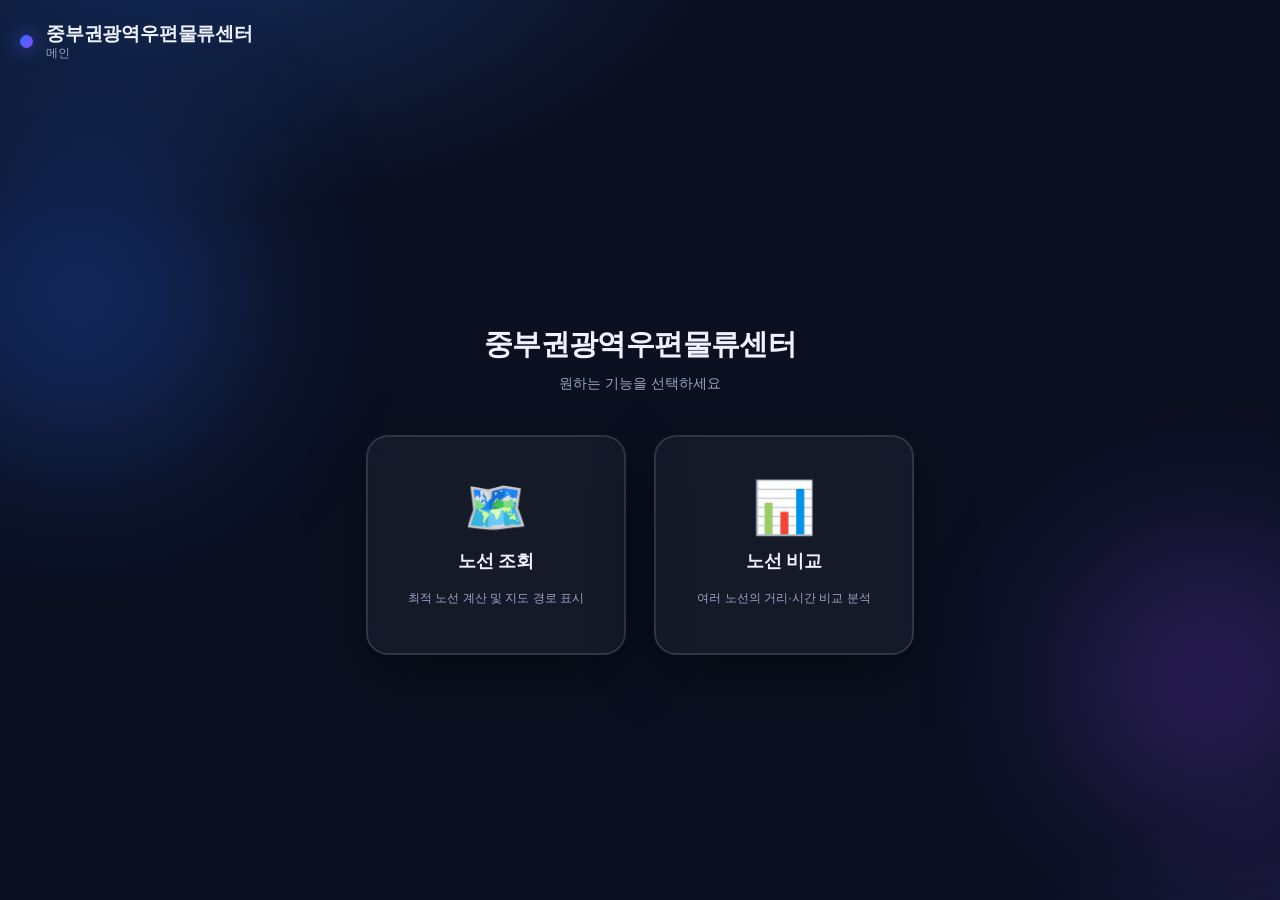
<file: index.html>
<!DOCTYPE html>
<html lang="ko">
<head>
  <meta charset="UTF-8" />
  <meta name="viewport" content="width=device-width, initial-scale=1.0" />
  <title>중부권광역우편물류센터</title>
  <link rel="stylesheet" href="css/node-navigation.css" />
  <style>
    /* ---- 메인 페이지 전용 ---- */
    .main-layout {
      flex: 1;
      display: flex;
      flex-direction: column;
      align-items: center;
      justify-content: center;
      gap: 40px;
      padding: 40px 20px;
    }

    .main-title {
      text-align: center;
    }
    .main-title h1 {
      font-size: 1.8rem;
      font-weight: 800;
      letter-spacing: -0.02em;
      margin-bottom: 6px;
    }
    .main-title p {
      font-size: 0.88rem;
      color: var(--dim);
    }

    .main-buttons {
      display: flex;
      gap: 28px;
      flex-wrap: wrap;
      justify-content: center;
    }

    .main-btn {
      display: flex;
      flex-direction: column;
      align-items: center;
      justify-content: center;
      gap: 14px;
      width: 260px;
      height: 220px;
      border: 2px solid var(--border);
      border-radius: 22px;
      background: var(--surface);
      backdrop-filter: blur(12px);
      box-shadow: var(--shadow);
      cursor: pointer;
      text-decoration: none;
      color: var(--text);
      transition: transform 0.22s ease, box-shadow 0.25s ease, border-color 0.25s ease;
      animation: rise 0.5s cubic-bezier(0.2, 0.7, 0.2, 1) both;
    }
    .main-btn:nth-child(2) { animation-delay: 0.08s; }

    .main-btn:hover {
      transform: translateY(-6px) scale(1.02);
      box-shadow: 0 16px 48px rgba(0, 0, 0, 0.45);
      border-color: rgba(43, 108, 255, 0.6);
    }

    .main-btn .btn-icon {
      font-size: 3.2rem;
      line-height: 1;
    }
    .main-btn .btn-label {
      font-size: 1.15rem;
      font-weight: 800;
      letter-spacing: -0.01em;
    }
    .main-btn .btn-desc {
      font-size: 0.78rem;
      color: var(--dim);
      text-align: center;
      line-height: 1.4;
      padding: 0 12px;
    }

    /* 좌 버튼 포인트 색상 */
    .main-btn.left:hover {
      border-color: rgba(43, 108, 255, 0.8);
      box-shadow: 0 16px 48px rgba(43, 108, 255, 0.25), 0 0 0 3px rgba(43, 108, 255, 0.15);
    }
    /* 우 버튼 포인트 색상 */
    .main-btn.right:hover {
      border-color: rgba(138, 75, 255, 0.8);
      box-shadow: 0 16px 48px rgba(138, 75, 255, 0.25), 0 0 0 3px rgba(138, 75, 255, 0.15);
    }

    @media (max-width: 600px) {
      .main-btn { width: 220px; height: 190px; }
      .main-title h1 { font-size: 1.4rem; }
    }
  </style>
</head>
<body>
  <!-- 상단 바 (동일 구조) -->
  <header class="topbar">
    <div class="brand">
      <span class="dot"></span>
      <div class="brand-text">
        <b>중부권광역우편물류센터</b>
        <span class="brand-sub">메인</span>
      </div>
    </div>
  </header>

  <!-- 메인 본문 -->
  <main class="main-layout">
    <div class="main-title">
      <h1>중부권광역우편물류센터</h1>
      <p>원하는 기능을 선택하세요</p>
    </div>

    <div class="main-buttons">
      <a href="node-navigation.html" class="main-btn left">
        <span class="btn-icon">🗺️</span>
        <span class="btn-label">노선 조회</span>
        <span class="btn-desc">최적 노선 계산 및 지도 경로 표시</span>
      </a>
      <a href="node-compare.html" class="main-btn right">
        <span class="btn-icon">📊</span>
        <span class="btn-label">노선 비교</span>
        <span class="btn-desc">여러 노선의 거리·시간 비교 분석</span>
      </a>
    </div>
  </main>
</body>
</html>
</file>
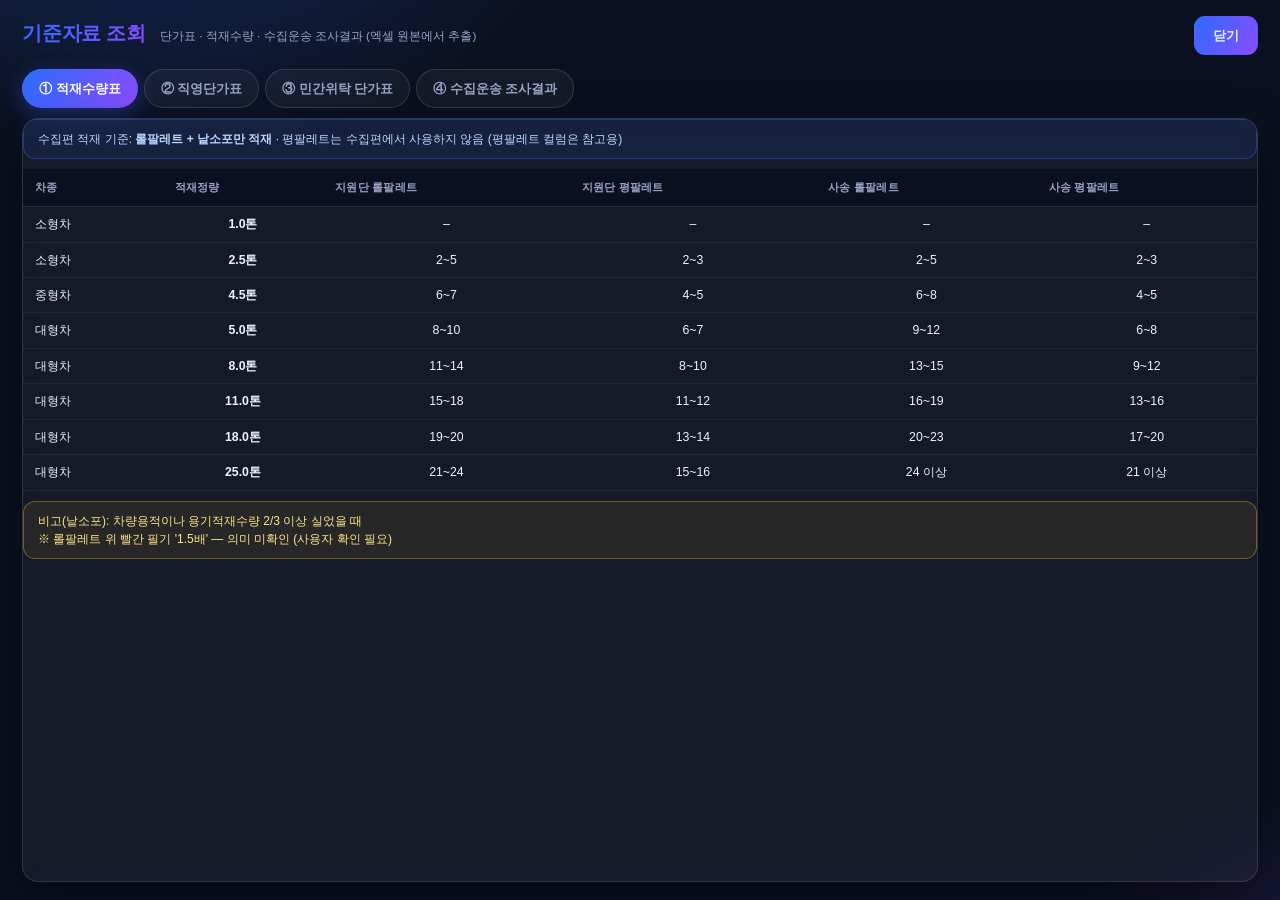
<file: data-viewer.html>
<!DOCTYPE html>
<html lang="ko">
<head>
  <meta charset="UTF-8" />
  <meta name="viewport" content="width=device-width, initial-scale=1.0" />
  <title>기준자료 조회 · 중부권광역우편물류센터</title>
  <link rel="stylesheet" href="css/data-viewer.css" />
</head>
<body>
  <header class="dv-head">
    <h1 class="dv-title">기준자료 조회</h1>
    <span class="dv-sub">단가표 · 적재수량 · 수집운송 조사결과 (엑셀 원본에서 추출)</span>
    <button id="btn-close" class="btn primary" type="button">닫기</button>
  </header>

  <nav class="dv-tabs" aria-label="자료 종류">
    <button data-tab="capacity" class="tab active" type="button">① 적재수량표</button>
    <button data-tab="direct" class="tab" type="button">② 직영단가표</button>
    <button data-tab="consign" class="tab" type="button">③ 민간위탁 단가표</button>
    <button data-tab="survey" class="tab" type="button">④ 수집운송 조사결과</button>
  </nav>

  <main class="dv-body">
    <section id="tab-capacity" class="dv-pane active">
      <div class="tbl-wrap" id="capacity-table"></div>
    </section>

    <section id="tab-direct" class="dv-pane">
      <div class="ctrl">
        <label>표 종류
          <select id="direct-tbl"></select>
        </label>
        <span class="meta">거리(km) × 톤급 · 부가세 별도 · 단위: 원</span>
      </div>
      <div id="direct-pane-inner" class="tbl-wrap" style="overflow:auto;"></div>
    </section>

    <section id="tab-consign" class="dv-pane">
      <div class="ctrl">
        <label>구분
          <select id="consign-sec"></select>
        </label>
        <label>단가
          <select id="consign-blk"></select>
        </label>
        <span class="meta">원단가 × 낙찰률 0.78 = 2025 계약단가 · × 1.0348 = 2026.4.1 단가</span>
      </div>
      <div id="consign-pane-inner" class="tbl-wrap" style="overflow:auto;"></div>
    </section>

    <section id="tab-survey" class="dv-pane">
      <div class="ctrl">
        <input id="survey-q" class="in" type="text" placeholder="관서명 · 주소 · 수집선로 검색" autocomplete="off" />
        <select id="survey-mode">
          <option value="">전체 상차방식</option>
          <option value="롤">롤</option>
          <option value="낱소포">낱소포</option>
        </select>
        <span id="survey-count" class="meta"></span>
      </div>
      <div id="survey-table" class="tbl-wrap" style="overflow:auto;"></div>
    </section>
  </main>

  <!-- 데이터 (엑셀에서 추출) → 조회 로직 -->
  <script src="data/loading_capacity.js"></script>
  <script src="data/direct_rate_2026.js"></script>
  <script src="data/consignment_rate_2026.js"></script>
  <script src="data/collection_survey.js"></script>
  <script src="js/data-viewer.js"></script>
</body>
</html>
</file>
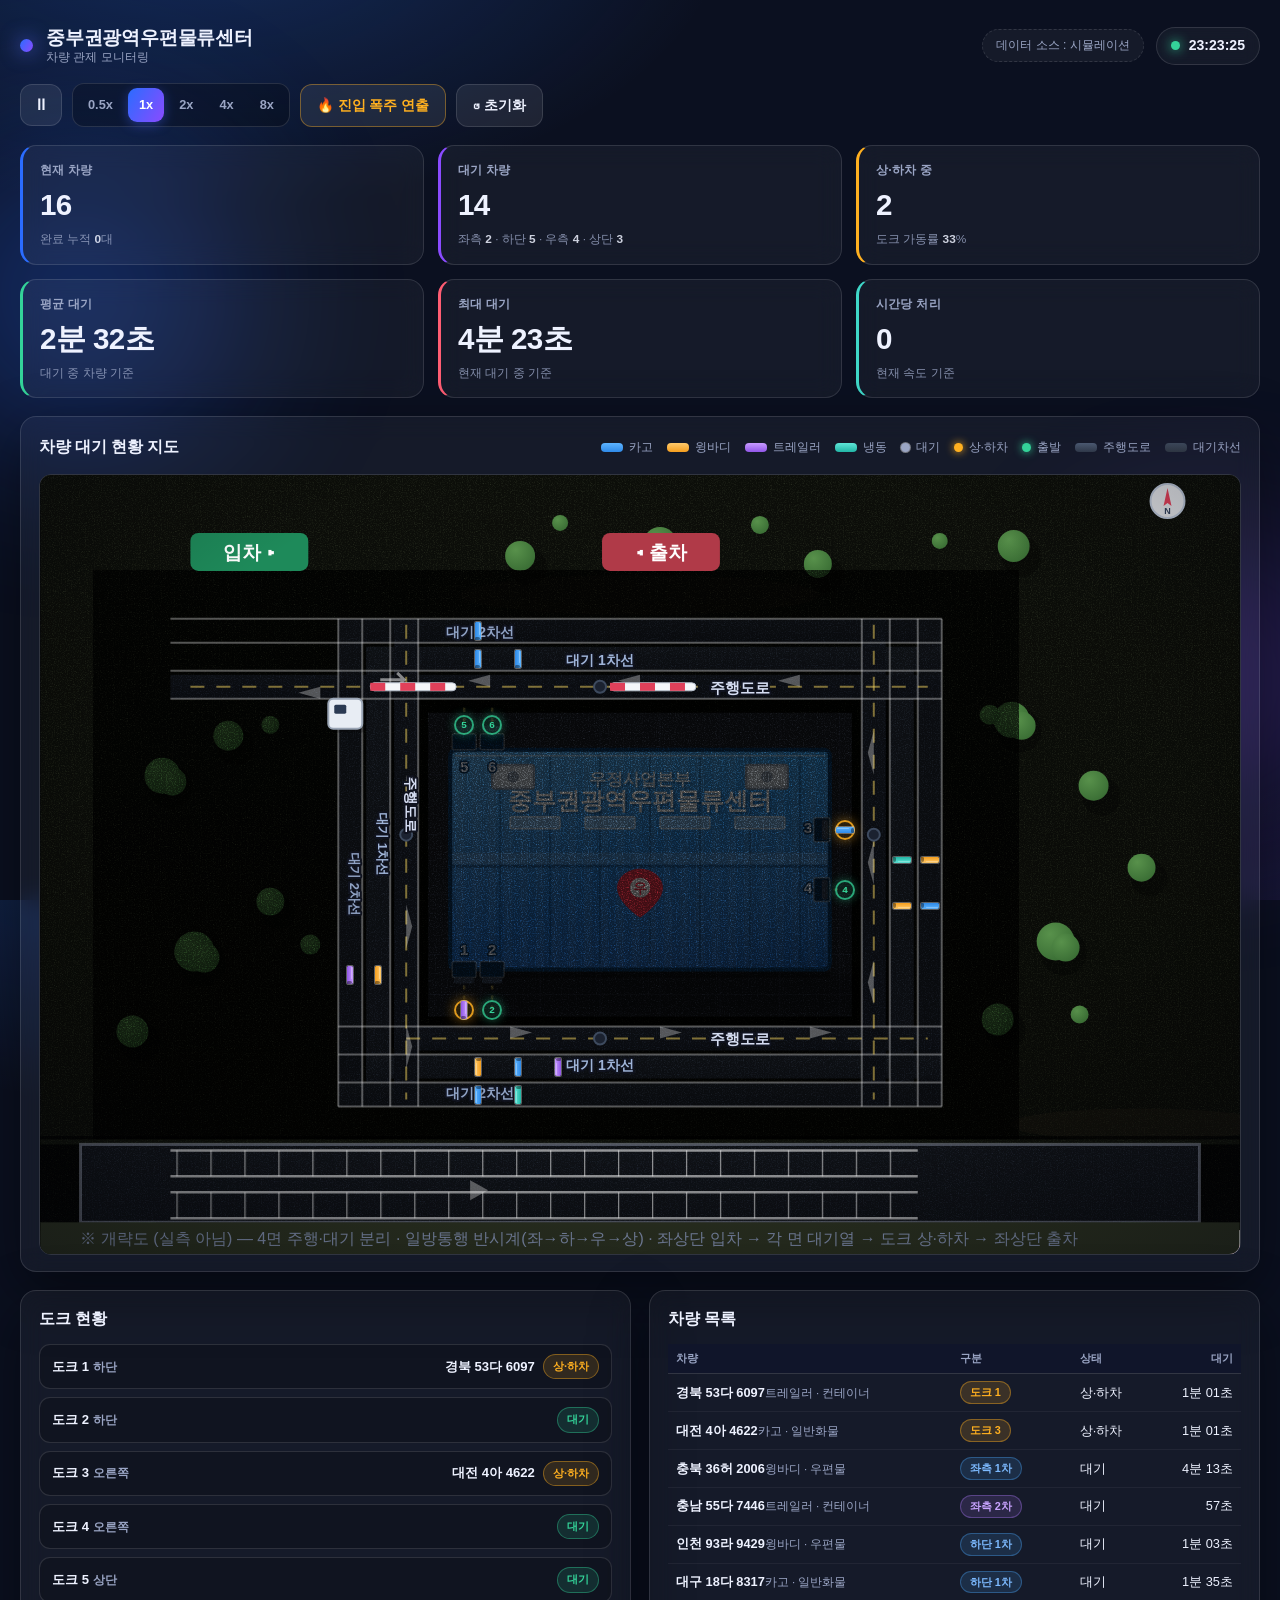
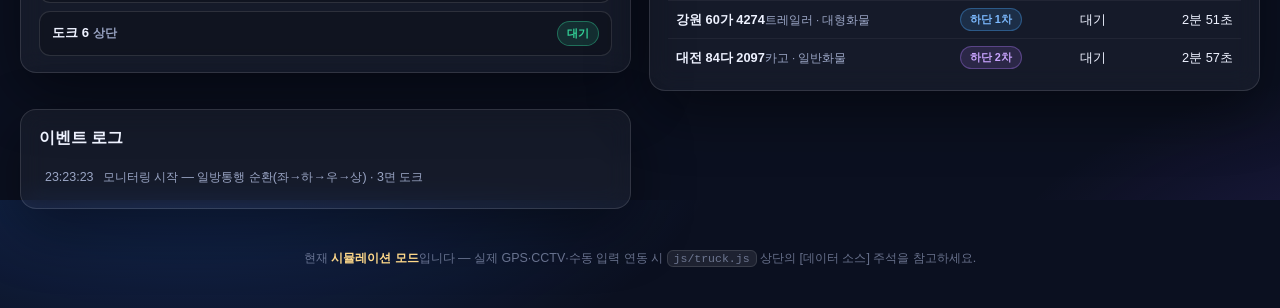
<file: truck-monitor.html>
<!DOCTYPE html>
<html lang="ko">
<head>
  <meta charset="UTF-8" />
  <meta name="viewport" content="width=device-width, initial-scale=1.0" />
  <title>중부권광역우편물류센터 · 차량 관제 모니터링</title>
  <link rel="stylesheet" href="css/truck.css" />
</head>
<body>
  <!-- ===================== 헤더 ===================== -->
  <header class="topbar">
    <div class="brand">
      <span class="dot"></span>
      <div class="brand-text">
        <b>중부권광역우편물류센터</b>
        <span class="brand-sub">차량 관제 모니터링</span>
      </div>
    </div>
    <div class="header-right">
      <span class="src-badge" title="아직 실제 데이터가 없어 시뮬레이션으로 차량 현황을 생성합니다. 연동 방법은 js/truck.js 상단 주석 참고">데이터 소스 : 시뮬레이션</span>
      <div class="live-chip"><span class="live-dot"></span><span id="clock">--:--:--</span></div>
    </div>
  </header>

  <!-- ===================== 도구 모음 ===================== -->
  <nav class="toolbar" aria-label="모니터링 컨트롤">
    <div class="ctrl-group">
      <button id="play-btn" class="icon-btn" type="button" title="재생 / 일시정지" aria-label="재생 또는 일시정지">⏸</button>
      <div class="seg" id="speed-seg" role="group" aria-label="시뮬레이션 속도"></div>
      <button id="burst-btn" class="btn warn" type="button" title="진입 차량이 갑자기 몰리는 상황 연출">🔥 진입 폭주 연출</button>
      <button id="reset-btn" class="btn" type="button">↺ 초기화</button>
    </div>
    <div class="chips">
      <span id="burst-chip" class="chip danger" hidden>🚨 진입 폭주 중</span>
      <span id="full-chip" class="chip danger" hidden>만차 — 진입 통제</span>
    </div>
  </nav>

  <!-- ===================== 통계 ===================== -->
  <section class="stats" id="stats" aria-label="실시간 통계">
    <div class="stat accent-blue">
      <div class="lbl">현재 차량</div>
      <div class="num" id="st-total">0</div>
      <div class="sub">완료 누적 <b id="st-done">0</b>대</div>
    </div>
    <div class="stat accent-violet">
      <div class="lbl">대기 차량</div>
      <div class="num" id="st-queue">0</div>
      <div class="sub">좌측 <b id="st-q1">0</b> · 하단 <b id="st-q2">0</b> · 우측 <b id="st-q3">0</b> · 상단 <b id="st-q4">0</b></div>
    </div>
    <div class="stat accent-amber">
      <div class="lbl">상·하차 중</div>
      <div class="num" id="st-dock">0</div>
      <div class="sub">도크 가동률 <b id="st-dockrate">0</b>%</div>
    </div>
    <div class="stat accent-green">
      <div class="lbl">평균 대기</div>
      <div class="num" id="st-avg">--</div>
      <div class="sub">대기 중 차량 기준</div>
    </div>
    <div class="stat accent-red">
      <div class="lbl">최대 대기</div>
      <div class="num" id="st-max">--</div>
      <div class="sub">현재 대기 중 기준</div>
    </div>
    <div class="stat accent-cyan">
      <div class="lbl">시간당 처리</div>
      <div class="num" id="st-tph">0</div>
      <div class="sub">현재 속도 기준</div>
    </div>
  </section>

  <!-- ===================== 본문 ===================== -->
  <main class="layout">
    <!-- 지도 -->
    <section class="map-card">
      <div class="map-head">
        <h2 class="panel-title">차량 대기 현황 지도</h2>
        <div class="legend">
          <span class="lg"><i class="swatch t-cargo"></i>카고</span>
          <span class="lg"><i class="swatch t-wing"></i>윙바디</span>
          <span class="lg"><i class="swatch t-trailer"></i>트레일러</span>
          <span class="lg"><i class="swatch t-reefer"></i>냉동</span>
          <span class="lg"><i class="dot-state queue"></i>대기</span>
          <span class="lg"><i class="dot-state dock"></i>상·하차</span>
          <span class="lg"><i class="dot-state depart"></i>출발</span>
          <span class="lg"><i class="swatch lane-drive"></i>주행도로</span>
          <span class="lg"><i class="swatch lane-wait"></i>대기차선</span>
        </div>
      </div>

      <div class="map-scroll">
        <div id="map" class="map" role="img" aria-label="물류센터 4면 도로 개략도 — 건물 주변 각 면에 주행도로와 대기 2차선이 분리되어 있고, 좌상단 입차 → 좌측부터 순환(좌→하단→우측→상단)하며 대기, 각 면 도크에서 하역 후 좌상단으로 출차">
          <svg class="map-bg" viewBox="0 0 1200 780" preserveAspectRatio="xMidYMid meet" aria-hidden="true">
            <defs>
              <!-- 텍스처(노이즈) 필터 -->
              <filter id="grain" x="-10%" y="-10%" width="120%" height="120%">
                <feTurbulence type="fractalNoise" baseFrequency="0.85" numOctaves="2" seed="3" result="n" />
                <feColorMatrix in="n" type="matrix" values="0 0 0 0 0  0 0 0 0 0  0 0 0 0 0  0.6 0.6 0.6 0.15 0" />
              </filter>
              <filter id="blur6" x="-30%" y="-30%" width="160%" height="160%">
                <feGaussianBlur stdDeviation="6" />
              </filter>

              <!-- 그라데이션 -->
              <linearGradient id="groundGrad" x1="0" y1="0" x2="0" y2="1">
                <stop offset="0" stop-color="#3d4530" />
                <stop offset="0.55" stop-color="#333a28" />
                <stop offset="1" stop-color="#2a2f21" />
              </linearGradient>
              <linearGradient id="roofGrad" x1="0" y1="0" x2="0" y2="1">
                <stop offset="0" stop-color="#3aa4f5" />
                <stop offset="1" stop-color="#1e6ccb" />
              </linearGradient>
              <linearGradient id="roofSheen" x1="0" y1="0" x2="1" y2="1">
                <stop offset="0" stop-color="#ffffff" stop-opacity="0.20" />
                <stop offset="0.5" stop-color="#ffffff" stop-opacity="0.02" />
                <stop offset="1" stop-color="#0b2c4e" stop-opacity="0.22" />
              </linearGradient>
              <linearGradient id="apronGrad" x1="0" y1="0" x2="0" y2="1">
                <stop offset="0" stop-color="#4c5466" />
                <stop offset="1" stop-color="#41495a" />
              </linearGradient>
              <linearGradient id="roadGrad" x1="0" y1="0" x2="0" y2="1">
                <stop offset="0" stop-color="#2f3849" />
                <stop offset="1" stop-color="#252d3d" />
              </linearGradient>
              <linearGradient id="laneGrad1" x1="0" y1="0" x2="0" y2="1">
                <stop offset="0" stop-color="#36404f" />
                <stop offset="1" stop-color="#2b3342" />
              </linearGradient>
              <linearGradient id="laneGrad2" x1="0" y1="0" x2="0" y2="1">
                <stop offset="0" stop-color="#2d3542" />
                <stop offset="1" stop-color="#242b38" />
              </linearGradient>
              <linearGradient id="parkGrad" x1="0" y1="0" x2="0" y2="1">
                <stop offset="0" stop-color="#333c4d" />
                <stop offset="1" stop-color="#2a3242" />
              </linearGradient>
              <radialGradient id="vignette" cx="0.5" cy="0.42" r="0.8">
                <stop offset="0.55" stop-color="#000000" stop-opacity="0" />
                <stop offset="1" stop-color="#04060d" stop-opacity="0.45" />
              </radialGradient>
              <radialGradient id="treeGrad" cx="0.35" cy="0.3" r="1">
                <stop offset="0" stop-color="#58914b" />
                <stop offset="0.7" stop-color="#3c7036" />
                <stop offset="1" stop-color="#2b5527" />
              </radialGradient>

              <!-- 패턴: 지붕 주름 / 주차 구획 -->
              <pattern id="corr" width="16" height="16" patternUnits="userSpaceOnUse">
                <rect width="8" height="16" fill="#ffffff" opacity="0.05" />
              </pattern>
              <pattern id="stall" width="34" height="26" patternUnits="userSpaceOnUse">
                <line x1="0" y1="0" x2="0" y2="26" stroke="#ffffff" stroke-opacity="0.55" stroke-width="2.5" />
              </pattern>

              <!-- 주차된 승용차 / 화물차 심볼 -->
              <symbol id="car" viewBox="0 0 26 14">
                <rect x="2" y="3" width="24" height="12" rx="3.5" fill="#000000" opacity="0.28" />
                <rect x="0" y="0" width="24" height="11" rx="3.5" fill="currentColor" />
                <rect x="6" y="2" width="11" height="6" rx="2" fill="rgba(22,32,52,0.75)" />
              </symbol>
              <symbol id="parkedTruck" viewBox="0 0 60 22">
                <rect x="2" y="4" width="58" height="18" rx="2" fill="#000000" opacity="0.3" />
                <rect x="0" y="0" width="44" height="15" rx="2" fill="#dfe6ef" stroke="#8b96a6" />
                <rect x="46" y="0" width="14" height="15" rx="2" fill="#aeb9c8" stroke="#8b96a6" />
              </symbol>
            </defs>

            <!-- ══════ 대지 ══════ -->
            <rect x="0" y="0" width="1200" height="780" fill="url(#groundGrad)" />
            <rect x="0" y="0" width="1200" height="780" fill="#0a0e18" filter="url(#grain)" opacity="0.8" />
            <ellipse cx="600" cy="120" rx="180" ry="20" fill="#241f14" opacity="0.25" />
            <ellipse cx="1100" cy="650" rx="130" ry="16" fill="#241f14" opacity="0.25" />

            <!-- 수목 (링 도로 바깥 외곽) -->
            <g>
              <circle cx="130" cy="312" r="22" fill="#000" opacity="0.3" /><circle cx="122" cy="301" r="18" fill="url(#treeGrad)" /><circle cx="132" cy="307" r="14" fill="url(#treeGrad)" />
              <circle cx="196" cy="272" r="18" fill="#000" opacity="0.3" /><circle cx="188" cy="261" r="15" fill="url(#treeGrad)" />
              <circle cx="162" cy="488" r="24" fill="#000" opacity="0.3" /><circle cx="154" cy="477" r="20" fill="url(#treeGrad)" /><circle cx="164" cy="483" r="15" fill="url(#treeGrad)" />
              <circle cx="238" cy="438" r="17" fill="#000" opacity="0.3" /><circle cx="230" cy="427" r="14" fill="url(#treeGrad)" />
              <circle cx="100" cy="568" r="20" fill="#000" opacity="0.3" /><circle cx="92" cy="557" r="16" fill="url(#treeGrad)" />
              <circle cx="980" cy="256" r="22" fill="#000" opacity="0.3" /><circle cx="972" cy="245" r="18" fill="url(#treeGrad)" /><circle cx="982" cy="251" r="14" fill="url(#treeGrad)" />
              <circle cx="1062" cy="322" r="19" fill="#000" opacity="0.3" /><circle cx="1054" cy="311" r="15" fill="url(#treeGrad)" />
              <circle cx="1024" cy="478" r="23" fill="#000" opacity="0.3" /><circle cx="1016" cy="467" r="19" fill="url(#treeGrad)" /><circle cx="1026" cy="473" r="14" fill="url(#treeGrad)" />
              <circle cx="1110" cy="404" r="18" fill="#000" opacity="0.3" /><circle cx="1102" cy="393" r="14" fill="url(#treeGrad)" />
              <circle cx="966" cy="556" r="20" fill="#000" opacity="0.3" /><circle cx="958" cy="545" r="16" fill="url(#treeGrad)" />
              <circle cx="488" cy="92" r="19" fill="#000" opacity="0.3" /><circle cx="480" cy="81" r="15" fill="url(#treeGrad)" />
              <circle cx="628" cy="80" r="21" fill="#000" opacity="0.3" /><circle cx="620" cy="69" r="17" fill="url(#treeGrad)" /><circle cx="630" cy="75" r="13" fill="url(#treeGrad)" />
              <circle cx="786" cy="100" r="18" fill="#000" opacity="0.3" /><circle cx="778" cy="89" r="14" fill="url(#treeGrad)" />
              <circle cx="982" cy="82" r="20" fill="#000" opacity="0.3" /><circle cx="974" cy="71" r="16" fill="url(#treeGrad)" />
              <circle cx="110" cy="768" r="20" fill="#000" opacity="0.3" /><circle cx="102" cy="757" r="16" fill="url(#treeGrad)" />
              <circle cx="1104" cy="770" r="22" fill="#000" opacity="0.3" /><circle cx="1096" cy="759" r="18" fill="url(#treeGrad)" /><circle cx="1106" cy="765" r="13" fill="url(#treeGrad)" />
            </g>
            <!-- 관목 -->
            <g fill="url(#treeGrad)">
              <circle cx="230" cy="250" r="9" /><circle cx="270" cy="470" r="10" /><circle cx="950" cy="240" r="10" />
              <circle cx="1040" cy="540" r="9" /><circle cx="520" cy="48" r="8" /><circle cx="720" cy="50" r="9" />
              <circle cx="900" cy="66" r="8" /><circle cx="420" cy="762" r="9" /><circle cx="700" cy="764" r="8" />
              <circle cx="900" cy="762" r="10" />
            </g>

            <!-- ══════ 작업장(에이프런): 건물 주변 ══════ -->
            <rect x="388" y="238" width="424" height="304" fill="url(#apronGrad)" />
            <rect x="388" y="238" width="424" height="304" fill="#0a0e18" filter="url(#grain)" opacity="0.6" />
            <g stroke="#33394a" opacity="0.7">
              <line x1="388" y1="300" x2="812" y2="300" /><line x1="388" y1="360" x2="812" y2="360" />
              <line x1="388" y1="420" x2="812" y2="420" /><line x1="388" y1="480" x2="812" y2="480" /><line x1="388" y1="520" x2="812" y2="520" />
              <line x1="440" y1="238" x2="440" y2="542" /><line x1="500" y1="238" x2="500" y2="542" />
              <line x1="560" y1="238" x2="560" y2="542" /><line x1="620" y1="238" x2="620" y2="542" />
              <line x1="680" y1="238" x2="680" y2="542" /><line x1="740" y1="238" x2="740" y2="542" />
              <line x1="800" y1="238" x2="800" y2="542" />
            </g>

            <!-- 건물 투영 그림자 -->
            <polygon points="430,500 810,500 850,540 480,540" fill="#000000" opacity="0.30" filter="url(#blur6)" />
            <rect x="410" y="497" width="380" height="6" fill="#000000" opacity="0.35" />

            <!-- ══════ 건물 (소형) ══════ -->
            <rect x="410" y="275" width="380" height="220" rx="6" fill="url(#roofGrad)" />
            <rect x="410" y="275" width="380" height="220" fill="url(#corr)" />
            <rect x="410" y="275" width="380" height="220" fill="url(#roofSheen)" />
            <g stroke="#0d3a66" stroke-opacity="0.35" stroke-width="2">
              <line x1="460" y1="280" x2="460" y2="490" /><line x1="510" y1="280" x2="510" y2="490" />
              <line x1="560" y1="280" x2="560" y2="490" /><line x1="610" y1="280" x2="610" y2="490" />
              <line x1="660" y1="280" x2="660" y2="490" /><line x1="710" y1="280" x2="710" y2="490" />
              <line x1="760" y1="280" x2="760" y2="490" />
            </g>
            <!-- 지붕 용마루 -->
            <rect x="410" y="378" width="380" height="12" fill="#ffffff" opacity="0.14" />
            <rect x="410" y="390" width="380" height="3" fill="#0b2c4e" opacity="0.4" />
            <!-- 옥상 공조기 -->
            <g>
              <rect x="452" y="290" width="42" height="24" rx="3" fill="#c9d4e0" stroke="#93a0b2" stroke-width="2" />
              <rect x="455" y="293" width="36" height="18" rx="2" fill="#dde6ef" />
              <circle cx="473" cy="302" r="5" fill="#a9b6c6" stroke="#8896a8" stroke-width="1.5" />
              <path d="M473,298 v8 M469,302 h8" stroke="#7f8d9f" stroke-width="1.5" />
              <rect x="706" y="290" width="42" height="24" rx="3" fill="#c9d4e0" stroke="#93a0b2" stroke-width="2" />
              <rect x="709" y="293" width="36" height="18" rx="2" fill="#dde6ef" />
              <circle cx="727" cy="302" r="5" fill="#a9b6c6" stroke="#8896a8" stroke-width="1.5" />
              <path d="M727,298 v8 M723,302 h8" stroke="#7f8d9f" stroke-width="1.5" />
            </g>
            <!-- 스카이라이트 -->
            <g fill="rgba(214,236,255,0.5)" stroke="rgba(255,255,255,0.65)" stroke-width="1.5">
              <rect x="470" y="342" width="50" height="12" rx="2" /><rect x="545" y="342" width="50" height="12" rx="2" />
              <rect x="620" y="342" width="50" height="12" rx="2" /><rect x="695" y="342" width="50" height="12" rx="2" />
            </g>
            <!-- 옥상 표지판 -->
            <text x="602" y="312" text-anchor="middle" fill="#0d3a66" opacity="0.35" font-size="17" font-weight="700" font-family="Malgun Gothic, sans-serif">우정사업본부</text>
            <text x="600" y="310" text-anchor="middle" fill="#ffffff" opacity="0.85" font-size="17" font-weight="700" font-family="Malgun Gothic, sans-serif">우정사업본부</text>
            <text x="602" y="336" text-anchor="middle" fill="#0d3a66" opacity="0.35" font-size="24" font-weight="800" font-family="Malgun Gothic, sans-serif">중부권광역우편물류센터</text>
            <text x="600" y="334" text-anchor="middle" fill="#ffffff" font-size="24" font-weight="800" font-family="Malgun Gothic, sans-serif">중부권광역우편물류센터</text>
            <!-- 위치 핀 -->
            <g transform="translate(600, 420)">
              <path d="M0,-26 C -14,-26 -23,-16 -23,-7 C -23,8 0,23 0,23 C 0,23 23,8 23,-7 C 23,-16 14,-26 0,-26 Z" fill="#ff3b52" />
              <circle cx="0" cy="-7" r="10" fill="#ffffff" />
              <text x="0" y="-2" text-anchor="middle" fill="#ff3b52" font-size="14" font-weight="800" font-family="Malgun Gothic, sans-serif">우</text>
            </g>
            <!-- 지붕 외곽 -->
            <rect x="410" y="275" width="380" height="220" rx="6" fill="none" stroke="#0d3a66" stroke-width="4" />
            <path d="M415,281 L785,281" stroke="#ffffff" stroke-opacity="0.5" stroke-width="1.5" />

            <!-- ══════ 도크 6개 (하단 좌측 2 · 오른쪽 중앙 2 · 상단 좌측 2) ══════ -->
            <!-- 하단 도크 문 (건물 하단 왼쪽 1/10) -->
            <rect x="412" y="487" width="24" height="16" rx="2" fill="#0b2c4e" stroke="#ffffff" stroke-opacity="0.35" stroke-width="1.5" />
            <rect x="440" y="487" width="24" height="16" rx="2" fill="#0b2c4e" stroke="#ffffff" stroke-opacity="0.35" stroke-width="1.5" />
            <!-- 오른쪽 도크 문 (오른쪽 정중앙) -->
            <rect x="774" y="343" width="16" height="24" rx="2" fill="#0b2c4e" stroke="#ffffff" stroke-opacity="0.35" stroke-width="1.5" />
            <rect x="774" y="403" width="16" height="24" rx="2" fill="#0b2c4e" stroke="#ffffff" stroke-opacity="0.35" stroke-width="1.5" />
            <!-- 상단 도크 문 (건물 상단 왼쪽 1/10) -->
            <rect x="412" y="259" width="24" height="16" rx="2" fill="#0b2c4e" stroke="#ffffff" stroke-opacity="0.35" stroke-width="1.5" />
            <rect x="440" y="259" width="24" height="16" rx="2" fill="#0b2c4e" stroke="#ffffff" stroke-opacity="0.35" stroke-width="1.5" />
            <!-- 하역장 레벨러 -->
            <g fill="#39465a">
              <rect x="414" y="503" width="20" height="6" rx="2" /><rect x="442" y="503" width="20" height="6" rx="2" />
              <rect x="782" y="345" width="6" height="20" rx="2" /><rect x="782" y="405" width="6" height="20" rx="2" />
              <rect x="414" y="251" width="20" height="6" rx="2" /><rect x="442" y="251" width="20" height="6" rx="2" />
            </g>
            <!-- 도크 번호 (벽면 도색) -->
            <g text-anchor="middle" fill="#e6eefc" font-size="15" font-weight="800" font-family="Malgun Gothic, sans-serif" paint-order="stroke" stroke="#0d3a66" stroke-width="3" stroke-linejoin="round">
              <text x="424" y="480">1</text><text x="452" y="480">2</text>
              <text x="768" y="358">3</text><text x="768" y="418">4</text>
              <text x="424" y="297">5</text><text x="452" y="297">6</text>
            </g>
            <!-- 접안 유도 점선 -->
            <g stroke="#f4d35e" stroke-opacity="0.55" stroke-width="2.5" stroke-dasharray="4 6">
              <line x1="424" y1="511" x2="424" y2="540" /><line x1="452" y1="511" x2="452" y2="540" />
              <line x1="794" y1="355" x2="815" y2="355" /><line x1="794" y1="415" x2="815" y2="415" />
              <line x1="424" y1="247" x2="424" y2="230" /><line x1="452" y1="247" x2="452" y2="230" />
            </g>

            <!-- ══════ 4면 도로: 주행도로(건물 쪽) + 대기 1·2차선 ══════ -->
            <!-- 대기 2차선 (바깥 링) -->
            <g fill="url(#laneGrad2)">
              <rect x="298" y="144" width="604" height="24" />
              <rect x="298" y="144" width="24" height="488" />
              <rect x="298" y="608" width="604" height="24" />
              <rect x="878" y="144" width="24" height="488" />
            </g>
            <!-- 대기 1차선 (중간 링) -->
            <g fill="url(#laneGrad1)">
              <rect x="326" y="172" width="576" height="24" />
              <rect x="326" y="172" width="24" height="436" />
              <rect x="326" y="580" width="576" height="24" />
              <rect x="850" y="172" width="24" height="436" />
            </g>
            <!-- 주행도로 (건물 쪽 내측 링) -->
            <g fill="url(#roadGrad)">
              <rect x="130" y="200" width="772" height="24" />
              <rect x="354" y="144" width="24" height="488" />
              <rect x="354" y="552" width="548" height="24" />
              <rect x="822" y="144" width="24" height="488" />
            </g>
            <rect x="130" y="144" width="772" height="488" fill="#0a0e18" filter="url(#grain)" opacity="0.75" />
            <!-- 차선 경계선 -->
            <g stroke="#ffffff" stroke-opacity="0.32" stroke-width="2">
              <line x1="130" y1="144" x2="902" y2="144" /><line x1="130" y1="168" x2="902" y2="168" />
              <line x1="130" y1="196" x2="902" y2="196" /><line x1="130" y1="224" x2="902" y2="224" />
              <line x1="298" y1="144" x2="298" y2="632" /><line x1="322" y1="144" x2="322" y2="632" />
              <line x1="350" y1="144" x2="350" y2="632" /><line x1="378" y1="144" x2="378" y2="632" />
              <line x1="298" y1="552" x2="902" y2="552" /><line x1="298" y1="580" x2="902" y2="580" />
              <line x1="298" y1="608" x2="902" y2="608" /><line x1="298" y1="632" x2="902" y2="632" />
              <line x1="822" y1="144" x2="822" y2="632" /><line x1="850" y1="144" x2="850" y2="632" />
              <line x1="878" y1="144" x2="878" y2="632" /><line x1="902" y1="144" x2="902" y2="632" />
            </g>
            <!-- 주행도로 중심선 (점선) -->
            <g stroke="#f4d35e" stroke-opacity="0.5" stroke-width="2" stroke-dasharray="14 12">
              <line x1="150" y1="212" x2="888" y2="212" />
              <line x1="366" y1="150" x2="366" y2="625" />
              <line x1="366" y1="564" x2="888" y2="564" />
              <line x1="834" y1="150" x2="834" y2="625" />
            </g>
            <!-- 진행 방향 화살표 (일방통행 반시계: 좌↓ → 하→ → 우↑ → 상←) -->
            <g fill="#ffffff" opacity="0.3">
              <!-- 상단: 서쪽 (←) -->
              <path d="M450,212 l-22,-6 22,-6 z" /><path d="M600,212 l-22,-6 22,-6 z" /><path d="M760,212 l-22,-6 22,-6 z" />
              <!-- 좌측: 남쪽 -->
              <path d="M366,300 l6,22 -6,22 z" /><path d="M366,430 l6,22 -6,22 z" /><path d="M366,550 l6,22 -6,22 z" />
              <!-- 하단: 동쪽 -->
              <path d="M470,564 l22,-6 -22,-6 z" /><path d="M620,564 l22,-6 -22,-6 z" /><path d="M770,564 l22,-6 -22,-6 z" />
              <!-- 우측: 북쪽 -->
              <path d="M834,300 l-6,-22 6,-22 z" /><path d="M834,410 l-6,-22 6,-22 z" /><path d="M834,530 l-6,-22 6,-22 z" />
              <!-- 상단 서쪽: 출차 -->
              <path d="M280,212 l-22,6 22,6 z" />
            </g>
            <!-- 진입 우회전 안내 (좌상단) -->
            <path d="M340,205 l24,0 m-7,-7 l7,7 -7,7" fill="none" stroke="#ffffff" stroke-opacity="0.5" stroke-width="3" />
            <!-- 맨홀 -->
            <g fill="#1b2230" stroke="#3d4a5e" stroke-width="2">
              <circle cx="560" cy="212" r="6" /><circle cx="366" cy="360" r="6" /><circle cx="560" cy="564" r="6" /><circle cx="834" cy="360" r="6" />
            </g>

            <!-- ══════ 좌상단 게이트 (입차 / 출차) ══════ -->
            <g>
              <rect x="292" y="228" width="34" height="30" rx="5" fill="#000000" opacity="0.25" />
              <rect x="288" y="224" width="34" height="30" rx="5" fill="#e8edf4" stroke="#9aa5b5" stroke-width="2" />
              <rect x="294" y="230" width="12" height="9" rx="1.5" fill="#2b3a52" />
              <!-- 입차 차단기 -->
              <rect x="330" y="208" width="86" height="8" rx="4" fill="#f4f6f9" stroke="#b9c2cf" />
              <rect x="330" y="208" width="15" height="8" fill="#e0405a" /><rect x="360" y="208" width="15" height="8" fill="#e0405a" /><rect x="390" y="208" width="15" height="8" fill="#e0405a" />
              <!-- 출차 차단기 -->
              <rect x="570" y="208" width="86" height="8" rx="4" fill="#f4f6f9" stroke="#b9c2cf" />
              <rect x="570" y="208" width="15" height="8" fill="#e0405a" /><rect x="600" y="208" width="15" height="8" fill="#e0405a" /><rect x="630" y="208" width="15" height="8" fill="#e0405a" />
              <!-- 표지판 -->
              <rect x="150" y="58" width="118" height="38" rx="8" fill="#1e8a5a" />
              <text x="209" y="84" text-anchor="middle" fill="#ffffff" font-size="19" font-weight="800" font-family="Malgun Gothic, sans-serif">입차 ▸</text>
              <rect x="562" y="58" width="118" height="38" rx="8" fill="#b03a48" />
              <text x="621" y="84" text-anchor="middle" fill="#ffffff" font-size="19" font-weight="800" font-family="Malgun Gothic, sans-serif">◂ 출차</text>
            </g>

            <!-- 차선 라벨 -->
            <!-- 상단 -->
            <text x="700" y="218" text-anchor="middle" fill="#d5ddf2" font-size="15" font-weight="700" font-family="Malgun Gothic, sans-serif" paint-order="stroke" stroke="#10131f" stroke-width="4" stroke-linejoin="round">주행도로</text>
            <text x="560" y="190" text-anchor="middle" fill="#9fb4d8" font-size="14" font-weight="700" font-family="Malgun Gothic, sans-serif" paint-order="stroke" stroke="#10131f" stroke-width="4" stroke-linejoin="round">대기 1차선</text>
            <text x="440" y="162" text-anchor="middle" fill="#8fa2c4" font-size="14" font-weight="700" font-family="Malgun Gothic, sans-serif" paint-order="stroke" stroke="#10131f" stroke-width="4" stroke-linejoin="round">대기 2차선</text>
            <!-- 하단 -->
            <text x="700" y="570" text-anchor="middle" fill="#d5ddf2" font-size="15" font-weight="700" font-family="Malgun Gothic, sans-serif" paint-order="stroke" stroke="#10131f" stroke-width="4" stroke-linejoin="round">주행도로</text>
            <text x="560" y="596" text-anchor="middle" fill="#9fb4d8" font-size="14" font-weight="700" font-family="Malgun Gothic, sans-serif" paint-order="stroke" stroke="#10131f" stroke-width="4" stroke-linejoin="round">대기 1차선</text>
            <text x="440" y="624" text-anchor="middle" fill="#8fa2c4" font-size="14" font-weight="700" font-family="Malgun Gothic, sans-serif" paint-order="stroke" stroke="#10131f" stroke-width="4" stroke-linejoin="round">대기 2차선</text>
            <!-- 좌측 -->
            <text x="366" y="330" text-anchor="middle" fill="#d5ddf2" font-size="14" font-weight="700" font-family="Malgun Gothic, sans-serif" paint-order="stroke" stroke="#10131f" stroke-width="4" stroke-linejoin="round" transform="rotate(90,366,330)">주행도로</text>
            <text x="338" y="370" text-anchor="middle" fill="#9fb4d8" font-size="13" font-weight="700" font-family="Malgun Gothic, sans-serif" paint-order="stroke" stroke="#10131f" stroke-width="4" stroke-linejoin="round" transform="rotate(90,338,370)">대기 1차선</text>
            <text x="310" y="410" text-anchor="middle" fill="#8fa2c4" font-size="13" font-weight="700" font-family="Malgun Gothic, sans-serif" paint-order="stroke" stroke="#10131f" stroke-width="4" stroke-linejoin="round" transform="rotate(90,310,410)">대기 2차선</text>

            <!-- ══════ 하단 주차장 ══════ -->
            <rect x="0" y="665" width="1200" height="5" fill="#2e3525" />
            <rect x="40" y="670" width="1120" height="78" fill="url(#parkGrad)" />
            <rect x="40" y="670" width="1120" height="78" fill="#0a0e18" filter="url(#grain)" opacity="0.7" />
            <rect x="40" y="670" width="1120" height="78" fill="none" stroke="#cfd8f0" stroke-opacity="0.35" stroke-width="3" />
            <rect x="130" y="676" width="748" height="26" fill="url(#stall)" />
            <rect x="130" y="718" width="748" height="26" fill="url(#stall)" />
            <g stroke="#ffffff" stroke-opacity="0.55" stroke-width="2.5">
              <line x1="130" y1="676" x2="878" y2="676" /><line x1="130" y1="702" x2="878" y2="702" />
              <line x1="130" y1="718" x2="878" y2="718" /><line x1="130" y1="744" x2="878" y2="744" />
            </g>
            <path d="M430,706 l18,10 -18,10 z" fill="#ffffff" opacity="0.35" />
            <g>
              <use href="#car" x="168" y="689" style="color:#e0654f" /><use href="#car" x="236" y="689" style="color:#5f8fe0" />
              <use href="#car" x="304" y="689" style="color:#e0b64f" /><use href="#car" x="372" y="689" style="color:#5fd08f" />
              <use href="#car" x="440" y="689" style="color:#a06fe0" /><use href="#car" x="508" y="689" style="color:#d8d8e0" />
              <use href="#car" x="576" y="689" style="color:#4fc4e0" /><use href="#car" x="644" y="689" style="color:#e08fc0" />
              <use href="#car" x="712" y="689" style="color:#5f8fe0" /><use href="#car" x="780" y="689" style="color:#e0654f" />
              <use href="#car" x="848" y="689" style="color:#d8d8e0" />
              <use href="#car" x="134" y="731" style="color:#5fd08f" /><use href="#car" x="202" y="731" style="color:#e0b64f" />
              <use href="#car" x="270" y="731" style="color:#e08fc0" /><use href="#car" x="338" y="731" style="color:#5f8fe0" />
              <use href="#car" x="406" y="731" style="color:#d8d8e0" /><use href="#car" x="474" y="731" style="color:#e0654f" />
              <use href="#car" x="542" y="731" style="color:#4fc4e0" /><use href="#car" x="610" y="731" style="color:#a06fe0" />
              <use href="#car" x="678" y="731" style="color:#e0b64f" /><use href="#car" x="746" y="731" style="color:#5fd08f" />
              <use href="#car" x="814" y="731" style="color:#e0654f" />
            </g>
            <g>
              <use href="#parkedTruck" x="960" y="682" /><use href="#parkedTruck" x="1060" y="682" />
              <use href="#parkedTruck" x="960" y="722" /><use href="#parkedTruck" x="1060" y="722" /><use href="#parkedTruck" x="1140" y="722" />
            </g>

            <!-- ══════ 하단 잔디 + 나침반 + 안내 ══════ -->
            <rect x="0" y="748" width="1200" height="32" fill="#2a3021" />
            <g transform="translate(1128, 26)">
              <circle r="17" fill="#f2f5fa" opacity="0.92" />
              <circle r="17" fill="none" stroke="#b9c4d6" stroke-width="2" />
              <path d="M0,-13 L4,5 L0,2 L-4,5 Z" fill="#e0405a" />
              <text y="13" text-anchor="middle" fill="#31405c" font-size="9" font-weight="800" font-family="sans-serif">N</text>
            </g>
            <text x="40" y="770" fill="#7d8aa8" font-size="16" font-family="Malgun Gothic, sans-serif">※ 개략도 (실측 아님) — 4면 주행·대기 분리 · 일방통행 반시계(좌→하→우→상) · 좌상단 입차 → 각 면 대기열 → 도크 상·하차 → 좌상단 출차</text>
            <rect x="0" y="0" width="1200" height="780" fill="url(#vignette)" />
          </svg>

          <!-- 차량 레이어 (JS로 생성) -->
          <div id="trucks" class="trucks-layer"></div>
          <!-- 도크 상태 레이어 (JS로 생성) -->
          <div id="docks" class="docks-layer"></div>
        </div>
      </div>
    </section>

    <!-- 사이드 패널 -->
    <aside class="side">
      <section class="panel">
        <h2 class="panel-title">도크 현황</h2>
        <div id="dock-list" class="dock-list"></div>
      </section>

      <section class="panel">
        <h2 class="panel-title">차량 목록</h2>
        <div class="tbl-scroll">
          <table class="tbl" id="truck-table">
            <thead>
              <tr>
                <th>차량</th>
                <th>구분</th>
                <th>상태</th>
                <th class="ta-r">대기</th>
              </tr>
            </thead>
            <tbody id="truck-tbody"></tbody>
          </table>
        </div>
      </section>

      <section class="panel">
        <h2 class="panel-title">이벤트 로그</h2>
        <div id="log" class="log" aria-live="polite"></div>
      </section>
    </aside>
  </main>

  <footer class="footer">
    현재 <b>시뮬레이션 모드</b>입니다 — 실제 GPS·CCTV·수동 입력 연동 시 <code>js/truck.js</code> 상단의 [데이터 소스] 주석을 참고하세요.
  </footer>

  <!-- 툴팁 / 상세 팝오버 -->
  <div id="tip" class="tip" hidden></div>
  <div id="pop" class="pop" hidden></div>

  <script src="js/truck.js"></script>
</body>
</html>
</file>
<file: css/node-navigation.css>
/* ============================================================
   노선별 네비게이션 — 다크 글래스모피즘 + 노선 카드 목록
   (기존 truck.css / style.css 디자인 언어를 계승)
   ============================================================ */
:root {
  --bg: #0b1020;
  --surface: rgba(255, 255, 255, 0.045);
  --surface-strong: rgba(255, 255, 255, 0.08);
  --border: rgba(255, 255, 255, 0.12);
  --text: #eef2ff;
  --dim: #9aa5c4;
  --accent-1: #2b6cff;
  --accent-2: #8a4bff;
  --accent-grad: linear-gradient(120deg, #2b6cff, #8a4bff);
  --danger: #ff5d73;
  --success: #34d399;
  --radius: 16px;
  --shadow: 0 20px 60px rgba(0, 0, 0, 0.45);
  font-size: 16px;
}

* { margin: 0; padding: 0; box-sizing: border-box; }

html, body { height: 100%; }

body {
  display: flex;
  flex-direction: column;
  font-family: -apple-system, BlinkMacSystemFont, 'Segoe UI', 'Malgun Gothic',
    'Apple SD Gothic Neo', sans-serif;
  color: var(--text);
  background:
    radial-gradient(900px 500px at 15% -10%, rgba(45, 120, 255, 0.28), transparent 60%),
    radial-gradient(800px 480px at 110% 115%, rgba(124, 77, 255, 0.22), transparent 55%),
    var(--bg);
  min-height: 100vh;
  line-height: 1.55;
  overflow-x: hidden;
}

body::before,
body::after {
  content: '';
  position: fixed;
  border-radius: 50%;
  filter: blur(90px);
  opacity: 0.3;
  animation: drift 14s ease-in-out infinite alternate;
  z-index: 0;
  pointer-events: none;
}
body::before { width: 320px; height: 320px; left: -80px; top: 15%; background: #2b6cff; }
body::after  { width: 260px; height: 260px; right: -60px; bottom: 10%; background: #8a4bff; animation-delay: -7s; }

@keyframes drift {
  from { transform: translate(0, 0) scale(1); }
  to   { transform: translate(50px, -35px) scale(1.15); }
}

/* ===================== 상단 바 ===================== */
.topbar {
  position: relative;
  z-index: 1;
  display: flex;
  align-items: center;
  justify-content: space-between;
  gap: 14px;
  flex-wrap: wrap;
  max-width: 1600px;
  width: 100%;
  margin: 0 auto;
  padding: 22px 20px 16px;
}

.brand { display: flex; align-items: center; gap: 13px; cursor: pointer; text-decoration: none; }
.brand .dot {
  width: 13px; height: 13px;
  border-radius: 50%;
  background: var(--accent-grad);
  box-shadow: 0 0 20px rgba(90, 110, 255, 0.85);
  animation: pulse 2.4s ease-in-out infinite;
  flex-shrink: 0;
}
@keyframes pulse {
  0%, 100% { transform: scale(1); opacity: 1; }
  50%      { transform: scale(1.3); opacity: 0.7; }
}
.brand-text { display: flex; flex-direction: column; line-height: 1.25; }
.brand-text b { font-size: 1.18rem; font-weight: 800; letter-spacing: -0.01em; }
.brand-sub { font-size: 0.78rem; color: var(--dim); }

.header-right { display: flex; align-items: center; gap: 10px; flex-wrap: wrap; }
.src-badge {
  font-size: 0.75rem;
  color: var(--dim);
  border: 1px dashed var(--border);
  border-radius: 999px;
  padding: 6px 13px;
  background: var(--surface);
  cursor: help;
}
/* 헤더의 "비용산정기준" 버튼 (기존 배지 스타일 계승) */
.src-badge.cost-btn {
  cursor: pointer;
  font: inherit;
  font-size: 0.75rem;
  font-weight: 700;
  color: #cfe0ff;
  border-style: solid;
  border-color: rgba(43, 108, 255, 0.45);
  background: rgba(43, 108, 255, 0.14);
  transition: transform 0.15s ease, border-color 0.2s ease, background 0.2s ease, box-shadow 0.2s ease;
}
.src-badge.cost-btn:hover {
  transform: translateY(-1px);
  border-color: rgba(43, 108, 255, 0.8);
  background: rgba(43, 108, 255, 0.24);
  box-shadow: 0 0 0 3px rgba(43, 108, 255, 0.18);
}

/* ===================== 본문 30/70 레이아웃 ===================== */
.layout {
  position: relative;
  z-index: 1;
  flex: 1;
  min-height: 0;
  display: grid;
  grid-template-columns: minmax(300px, 30%) minmax(0, 1fr);
  gap: 18px;
  max-width: 1600px;
  width: 100%;
  margin: 0 auto;
  padding: 0 20px 20px;
}

/* ---------- 좌측 30% : 노선 목록 ---------- */
.side {
  display: flex;
  flex-direction: column;
  min-height: 0;
  background: var(--surface);
  border: 1px solid var(--border);
  border-radius: var(--radius);
  backdrop-filter: blur(12px);
  box-shadow: var(--shadow);
  animation: rise 0.5s cubic-bezier(0.2, 0.7, 0.2, 1) both;
  overflow: hidden;
}
@keyframes rise {
  from { opacity: 0; transform: translateY(14px); }
  to   { opacity: 1; transform: translateY(0); }
}

.panel-head {
  display: flex;
  align-items: center;
  justify-content: space-between;
  gap: 10px;
  padding: 16px 18px 10px;
}
.panel-title { font-size: 1rem; font-weight: 800; letter-spacing: -0.01em; }
.pill {
  font-size: 0.72rem;
  font-weight: 700;
  color: var(--dim);
  background: rgba(0, 0, 0, 0.25);
  border: 1px solid var(--border);
  border-radius: 999px;
  padding: 4px 11px;
  white-space: nowrap;
}

/* 노선당 방문 수 조절 */
.opt-row {
  display: flex;
  align-items: center;
  justify-content: space-between;
  gap: 10px;
  padding: 4px 18px 12px;
}
.opt-lbl {
  font-size: 0.72rem;
  font-weight: 700;
  color: var(--dim);
  white-space: nowrap;
  cursor: help;
}
.seg {
  display: inline-flex;
  gap: 4px;
  background: rgba(0, 0, 0, 0.25);
  border: 1px solid var(--border);
  border-radius: 11px;
  padding: 4px;
}
.seg-btn {
  border: none;
  background: transparent;
  color: var(--dim);
  font: inherit;
  font-size: 0.76rem;
  font-weight: 700;
  padding: 6px 11px;
  border-radius: 8px;
  cursor: pointer;
  transition: all 0.18s ease;
}
.seg-btn:hover { color: var(--text); }
.seg-btn.active {
  background: var(--accent-grad);
  color: #fff;
  box-shadow: 0 3px 12px rgba(70, 100, 255, 0.4);
}

/* ---- 검색 필터 바 ---- */
.search-bar {
  display: flex;
  align-items: center;
  gap: 6px;
  padding: 4px 14px 10px;
}
.search-select {
  flex-shrink: 0;
  appearance: none;
  -webkit-appearance: none;
  background: rgba(0, 0, 0, 0.3);
  border: 1px solid var(--border);
  border-radius: 9px;
  color: var(--text);
  font: inherit;
  font-size: 0.78rem;
  font-weight: 700;
  padding: 7px 10px;
  cursor: pointer;
  transition: border-color 0.2s ease;
}
.search-select:focus {
  outline: none;
  border-color: var(--accent-1);
}
.search-input {
  flex: 1;
  min-width: 0;
  background: rgba(0, 0, 0, 0.3);
  border: 1px solid var(--border);
  border-radius: 9px;
  color: var(--text);
  font: inherit;
  font-size: 0.78rem;
  padding: 7px 10px;
  transition: border-color 0.2s ease, box-shadow 0.2s ease;
}
.search-input::placeholder { color: rgba(154, 165, 196, 0.5); }
.search-input:focus {
  outline: none;
  border-color: var(--accent-1);
  box-shadow: 0 0 0 3px rgba(43, 108, 255, 0.2);
}
.search-btn {
  flex-shrink: 0;
  appearance: none;
  -webkit-appearance: none;
  border: none;
  background: var(--accent-grad);
  color: #fff;
  font: inherit;
  font-size: 0.78rem;
  font-weight: 700;
  padding: 7px 14px;
  border-radius: 9px;
  cursor: pointer;
  transition: transform 0.15s ease, box-shadow 0.2s ease;
}
.search-btn:hover {
  transform: translateY(-1px);
  box-shadow: 0 4px 14px rgba(70, 100, 255, 0.4);
}

.route-list {
  flex: 1;
  min-height: 0;
  overflow-y: auto;
  display: flex;
  flex-direction: column;
  gap: 10px;
  padding: 6px 14px 14px;
}

/* ---- 노선 카드 (연한 대표색 배경, 선택 시 테두리 강조) ---- */
.route-card {
  display: flex;
  align-items: center;
  gap: 12px;
  width: 100%;
  text-align: left;
  font: inherit;
  appearance: none;
  -webkit-appearance: none;
  color: #20283c;
  background: var(--rc-soft, #eef1f8);
  border: 3px solid transparent;
  border-radius: 14px;
  padding: 12px 14px;
  cursor: pointer;
  box-shadow: 0 2px 10px rgba(0, 0, 0, 0.22);
  transition: transform 0.18s ease, box-shadow 0.22s ease, border-color 0.2s ease;
  animation: rise 0.4s cubic-bezier(0.2, 0.7, 0.2, 1) both;
}
.route-card:hover {
  transform: translateY(-2px);
  box-shadow: 0 6px 18px rgba(0, 0, 0, 0.32);
}
.route-card.selected {
  border-color: var(--rc);
  box-shadow: 0 0 0 3px var(--rc-glow), 0 10px 26px rgba(0, 0, 0, 0.4);
}
.route-card .route-bar {
  flex-shrink: 0;
  width: 6px;
  align-self: stretch;
  border-radius: 4px;
  background: var(--rc);
}
.route-info {
  flex: 1;
  min-width: 0;
  display: flex;
  flex-direction: column;
  gap: 2px;
}
.route-name {
  font-weight: 800;
  font-size: 0.95rem;
  letter-spacing: -0.01em;
  white-space: nowrap;
  overflow: hidden;
  text-overflow: ellipsis;
}
.route-meta { font-size: 0.72rem; color: #59647b; }
/* 총 방문 수: 오른쪽에서 살짝 왼쪽, 바로 옆에 총 km */
.route-count {
  flex-shrink: 0;
  font-size: 0.82rem;
  font-weight: 800;
  color: #59647b;
  white-space: nowrap;
  font-variant-numeric: tabular-nums;
}
.route-km {
  flex-shrink: 0;
  text-align: right;
  font-size: 1.12rem;
  font-weight: 800;
  color: var(--rc);
  font-variant-numeric: tabular-nums;
  line-height: 1.15;
}
.route-km small {
  display: inline;
  font-size: 0.62rem;
  font-weight: 700;
  color: #59647b;
  margin-left: 1px;
}
.route-km .rt-time {
  display: inline;
  margin-left: 6px;
  font-size: 0.72rem;
  font-weight: 700;
  color: #59647b;
}

.empty-note {
  text-align: center;
  color: var(--dim);
  font-size: 0.85rem;
  padding: 36px 16px;
  line-height: 1.7;
}

.side-foot {
  padding: 10px 18px 14px;
  font-size: 0.72rem;
  color: var(--dim);
  opacity: 0.8;
  border-top: 1px solid var(--border);
  text-align: center;
}

/* ---------- 우측 70% : 지도 ---------- */
.map-col {
  display: flex;
  flex-direction: column;
  min-height: 0;
  background: var(--surface);
  border: 1px solid var(--border);
  border-radius: var(--radius);
  backdrop-filter: blur(12px);
  box-shadow: var(--shadow);
  animation: rise 0.55s cubic-bezier(0.2, 0.7, 0.2, 1) both;
  overflow: hidden;
}

.map-head {
  display: flex;
  align-items: center;
  justify-content: space-between;
  gap: 12px;
  flex-wrap: wrap;
  padding: 16px 18px 12px;
}
.legend {
  display: flex;
  align-items: center;
  gap: 12px;
  flex-wrap: wrap;
  font-size: 0.72rem;
  color: var(--dim);
  max-width: 70%;
  max-height: 44px;
  overflow-y: auto;
  padding-right: 4px;
}
.lg { display: inline-flex; align-items: center; gap: 6px; white-space: nowrap; }
.lg .swatch {
  width: 20px; height: 9px;
  border-radius: 4px;
  background: var(--sw, #8a4bff);
  box-shadow: 0 0 6px var(--sw, #8a4bff);
}

.map {
  position: relative;
  flex: 1;
  min-height: 320px;
  border-top: 1px solid var(--border);
  background: #141927;
}

/* 키 없음 / 로드 실패 안내 */
.map-empty {
  position: absolute;
  inset: 0;
  z-index: 6;
  display: flex;
  align-items: center;
  justify-content: center;
  padding: 24px;
  background: rgba(11, 16, 32, 0.94);
  overflow-y: auto;
}
.map-empty[hidden] { display: none; }
.empty-card {
  max-width: 560px;
  width: 100%;
  background: rgba(255, 255, 255, 0.06);
  border: 1px solid var(--border);
  border-radius: 18px;
  padding: 26px 28px;
  text-align: center;
  box-shadow: var(--shadow);
}
.ec-icon { font-size: 2.4rem; margin-bottom: 8px; }
.empty-card h3 { font-size: 1.15rem; font-weight: 800; margin-bottom: 8px; }
.empty-card p { font-size: 0.85rem; color: var(--dim); margin-bottom: 14px; }
.empty-card b { color: var(--text); }
.empty-card ol {
  text-align: left;
  font-size: 0.8rem;
  color: var(--dim);
  padding-left: 20px;
  margin: 0 auto 18px;
  max-width: 440px;
  display: inline-block;
}
.empty-card ol li { margin-bottom: 4px; }
.ec-form {
  display: flex;
  gap: 8px;
  flex-wrap: wrap;
  justify-content: center;
}
.ec-form .input {
  flex: 1;
  min-width: 220px;
  background: rgba(0, 0, 0, 0.35);
  border: 1px solid var(--border);
  border-radius: 11px;
  color: var(--text);
  font: inherit;
  font-size: 0.85rem;
  padding: 11px 14px;
  transition: border-color 0.2s ease, box-shadow 0.2s ease;
}
.ec-form .input::placeholder { color: rgba(154, 165, 196, 0.6); }
.ec-form .input:focus {
  outline: none;
  border-color: var(--accent-1);
  box-shadow: 0 0 0 3px rgba(43, 108, 255, 0.25);
}
.btn {
  display: inline-flex;
  align-items: center;
  justify-content: center;
  gap: 8px;
  border: 1px solid var(--border);
  background: var(--surface-strong);
  color: var(--text);
  font: inherit;
  font-weight: 700;
  font-size: 0.85rem;
  padding: 11px 18px;
  border-radius: 11px;
  cursor: pointer;
  transition: transform 0.15s ease, box-shadow 0.2s ease, border-color 0.2s ease;
}
.btn:hover { transform: translateY(-2px); border-color: rgba(255, 255, 255, 0.28); }
.btn.primary {
  background: var(--accent-grad);
  border-color: transparent;
  box-shadow: 0 8px 24px rgba(70, 100, 255, 0.35);
}
.ec-note { font-size: 0.72rem; color: rgba(154, 165, 196, 0.7); margin: 12px 0 0; }

/* 상태 표시줄 (로드/좌표 보정) */
.map-status {
  position: absolute;
  top: 10px;
  left: 50%;
  transform: translateX(-50%);
  z-index: 7;
  background: rgba(11, 16, 32, 0.9);
  border: 1px solid var(--border);
  border-radius: 999px;
  padding: 6px 16px;
  font-size: 0.76rem;
  color: var(--dim);
  white-space: nowrap;
  box-shadow: 0 6px 18px rgba(0, 0, 0, 0.4);
}

/* ---------- 하단: 현재 노선 요약 ---------- */
.now-route {
  display: flex;
  align-items: center;
  gap: 14px;
  flex-wrap: wrap;
  padding: 12px 18px;
  border-top: 1px solid var(--border);
  font-size: 0.82rem;
}
.nr-name { font-weight: 800; white-space: nowrap; }
.nr-km { color: var(--dim); font-weight: 700; white-space: nowrap; font-variant-numeric: tabular-nums; }
.nr-stops {
  display: flex;
  gap: 6px;
  flex-wrap: wrap;
  flex: 1;
  min-width: 0;
}
.nr-stop {
  appearance: none;
  -webkit-appearance: none;
  font: inherit;
  background: rgba(255, 255, 255, 0.07);
  border: 1px solid var(--border);
  border-radius: 999px;
  padding: 3px 11px;
  font-size: 0.72rem;
  color: var(--text);
  white-space: nowrap;
  cursor: pointer;
  transition: transform 0.15s ease, border-color 0.2s ease, box-shadow 0.2s ease, background 0.2s ease;
}
.nr-stop:hover {
  transform: translateY(-1px);
  border-color: rgba(255, 255, 255, 0.4);
}
.nr-stop.depot {
  background: rgba(43, 108, 255, 0.16);
  border-color: rgba(43, 108, 255, 0.45);
  color: #bcd2ff;
  font-weight: 700;
}
.nr-stop.focus {
  border-color: var(--rc, #2b6cff);
  color: #fff;
  background: color-mix(in srgb, var(--rc, #2b6cff) 30%, transparent);
  box-shadow: 0 0 0 2px color-mix(in srgb, var(--rc, #2b6cff) 40%, transparent);
  font-weight: 800;
}

/* ===================== 무료 지도 (Leaflet) =====================
   ── Leaflet 비활성화 (카카오 지도 사용) ──
.leaflet-container {
  background: #141927;
  font-family: inherit;
}
.leaflet-container a { color: #9cc2ff; }
.leaflet-div-icon { background: transparent; border: none; }
.leaflet-bar a {
  background: rgba(20, 25, 39, 0.92);
  color: var(--text);
  border-color: var(--border);
}
.leaflet-bar a:hover { background: rgba(30, 38, 60, 0.95); }
.leaflet-control-attribution {
  background: rgba(11, 16, 32, 0.72);
  color: rgba(154, 165, 196, 0.8);
  font-size: 9px;
}
.leaflet-popup-content-wrapper,
.leaflet-popup-tip {
  background: rgba(13, 17, 32, 0.97);
  color: var(--text);
  border: 1px solid rgba(255, 255, 255, 0.18);
  box-shadow: 0 10px 30px rgba(0, 0, 0, 0.5);
}
.leaflet-popup-content { margin: 0; }
.leaflet-popup-close-button { display: none; }
.leaflet-popup-content .ninfow {
  background: transparent;
  border: none;
  box-shadow: none;
  padding: 12px 14px;
}
============================================================ */

/* ===================== 지도 오버레이 마커 (네이버/Leaflet 공용) ===================== */
/* 카카오 CustomOverlay 컨테이너 — 클릭 전달 */
.custom-overlay, .nmarker {
  pointer-events: auto !important;
}

.nmarker {
  position: relative;
  display: flex;
  align-items: center;
  justify-content: center;
  width: 26px;
  height: 26px;
  border-radius: 50%;
  border: 2.5px solid #ffffff;
  color: #ffffff;
  font-size: 0.72rem;
  font-weight: 800;
  font-family: -apple-system, 'Malgun Gothic', sans-serif;
  box-shadow: 0 2px 8px rgba(0, 0, 0, 0.45);
  cursor: pointer;
  user-select: none;
  transition: transform 0.2s ease, box-shadow 0.2s ease;
}
.nmarker.depot {
  width: 36px;
  height: 36px;
  font-size: 1.05rem;
  background: linear-gradient(135deg, #2b6cff, #8a4bff);
  border-width: 3px;
  box-shadow: 0 3px 12px rgba(70, 100, 255, 0.6);
}

/* 경유지 포커스: 숫자 확대 + 우체국 이름 라벨 */
.nmarker.focus {
  transform: scale(1.32);
  z-index: 300;
  box-shadow: 0 0 0 3px rgba(255, 255, 255, 0.95), 0 4px 16px rgba(0, 0, 0, 0.55);
}
.nmarker.focus::after {
  content: attr(data-name);
  position: absolute;
  top: 0;
  left: 50%;
  transform: translate(-50%, -112%);
  white-space: nowrap;
  background: rgba(13, 17, 32, 0.96);
  border: 1px solid rgba(255, 255, 255, 0.3);
  color: #fff;
  font-size: 0.72rem;
  font-weight: 700;
  line-height: 1;
  padding: 5px 11px;
  border-radius: 999px;
  box-shadow: 0 4px 14px rgba(0, 0, 0, 0.5);
  pointer-events: none;
  z-index: 310;
}

.ninfow {
  background: rgba(13, 17, 32, 0.97);
  border: 1px solid rgba(255, 255, 255, 0.18);
  border-radius: 12px;
  padding: 11px 14px;
  min-width: 170px;
  box-shadow: 0 10px 30px rgba(0, 0, 0, 0.5);
  font-family: -apple-system, 'Malgun Gothic', sans-serif;
}
.ninfow b { display: block; color: #fff; font-size: 0.88rem; margin-bottom: 3px; }
.ninfow span { display: block; color: var(--dim); font-size: 0.74rem; margin-bottom: 4px; }
.ninfow em { font-style: normal; color: #9cc2ff; font-size: 0.7rem; }
.ninfo-phone { display: block; color: #7fdbca; font-size: 0.72rem; margin-bottom: 4px; }

/* ===================== 비용산정기준 오버레이 ===================== */
.standard-overlay {
  position: fixed;
  inset: 0;
  z-index: 2000;
  display: flex;
  align-items: center;
  justify-content: center;
  padding: 24px;
  background: rgba(4, 7, 16, 0.72);
  backdrop-filter: blur(6px);
  animation: fade 0.22s ease both;
}
.standard-overlay[hidden] { display: none; }
@keyframes fade {
  from { opacity: 0; }
  to   { opacity: 1; }
}
.standard-frame {
  width: min(80vw, 1200px);
  height: 80vh;
  border-radius: 18px;
  overflow: hidden;
  border: 1px solid rgba(255, 255, 255, 0.16);
  box-shadow: 0 30px 90px rgba(0, 0, 0, 0.6);
  background: var(--bg);
  animation: pop 0.28s cubic-bezier(0.2, 0.8, 0.3, 1.05) both;
}
@keyframes pop {
  from { opacity: 0; transform: scale(0.96) translateY(10px); }
  to   { opacity: 1; transform: scale(1) translateY(0); }
}
.standard-frame iframe {
  display: block;
  width: 100%;
  height: 100%;
  border: 0;
}

/* ===================== 푸터 ===================== */
.footer {
  position: relative;
  z-index: 1;
  text-align: center;
  color: rgba(154, 165, 196, 0.6);
  font-size: 0.76rem;
  padding: 14px 20px 26px;
}
.footer code {
  background: rgba(255, 255, 255, 0.08);
  border: 1px solid var(--border);
  border-radius: 6px;
  padding: 1px 6px;
  font-size: 0.7rem;
}

/* ===================== 스크롤바 ===================== */
::-webkit-scrollbar { width: 8px; height: 8px; }
::-webkit-scrollbar-track { background: transparent; }
::-webkit-scrollbar-thumb { background: rgba(255, 255, 255, 0.14); border-radius: 8px; }
::-webkit-scrollbar-thumb:hover { background: rgba(255, 255, 255, 0.25); }

/* ===================== 반응형 ===================== */
@media (max-width: 1100px) {
  .layout { grid-template-columns: minmax(260px, 34%) minmax(0, 1fr); }
  .legend { max-width: 60%; }
}
@media (max-width: 820px) {
  body { height: auto; }
  .layout { grid-template-columns: 1fr; }
  .side { min-height: 40vh; }
  .map { min-height: 56vh; }
  .legend { max-width: 100%; }
}
</file>
<file: css/data-viewer.css>
/* ============================================================
   기준자료 조회 (data-viewer.html)
   다크 글래스모피즘 — 노선 네비게이션 디자인 언어 계승
   ============================================================ */
:root {
  --bg: #0b1020;
  --surface: rgba(255, 255, 255, 0.045);
  --surface-strong: rgba(255, 255, 255, 0.08);
  --border: rgba(255, 255, 255, 0.12);
  --text: #eef2ff;
  --dim: #9aa5c4;
  --accent-1: #2b6cff;
  --accent-2: #8a4bff;
  --accent-grad: linear-gradient(120deg, #2b6cff, #8a4bff);
  --success: #34d399;
  --warn: #fbbf24;
  font-size: 15px;
}

* { margin: 0; padding: 0; box-sizing: border-box; }

html, body { height: 100%; }

body {
  display: flex;
  flex-direction: column;
  font-family: -apple-system, BlinkMacSystemFont, 'Segoe UI', 'Malgun Gothic',
    'Apple SD Gothic Neo', sans-serif;
  color: var(--text);
  background:
    radial-gradient(720px 420px at 12% -12%, rgba(45, 120, 255, 0.24), transparent 60%),
    radial-gradient(640px 400px at 108% 112%, rgba(124, 77, 255, 0.2), transparent 55%),
    var(--bg);
  line-height: 1.5;
  overflow: hidden;
}

/* ===================== 헤더 ===================== */
.dv-head {
  display: flex;
  align-items: baseline;
  gap: 14px;
  flex-wrap: wrap;
  max-width: 1440px;
  width: 100%;
  margin: 0 auto;
  padding: 16px 22px 10px;
}
.dv-title {
  font-size: 1.3rem;
  font-weight: 800;
  letter-spacing: -0.01em;
  background: var(--accent-grad);
  -webkit-background-clip: text;
  background-clip: text;
  -webkit-text-fill-color: transparent;
}
.dv-sub { font-size: 0.78rem; color: var(--dim); }
.dv-head .btn { margin-left: auto; }

/* ===================== 탭 ===================== */
.dv-tabs {
  display: flex;
  gap: 6px;
  max-width: 1440px;
  width: 100%;
  margin: 0 auto;
  padding: 4px 22px 10px;
  flex-wrap: wrap;
}
.tab {
  border: 1px solid var(--border);
  background: var(--surface);
  color: var(--dim);
  font: inherit;
  font-weight: 700;
  font-size: 0.85rem;
  padding: 9px 16px;
  border-radius: 999px;
  cursor: pointer;
  transition: background 0.18s ease, color 0.18s ease, border-color 0.18s ease;
}
.tab:hover { color: var(--text); border-color: rgba(255, 255, 255, 0.28); }
.tab.active {
  background: var(--accent-grad);
  border-color: transparent;
  color: #fff;
  box-shadow: 0 6px 20px rgba(70, 100, 255, 0.35);
}

/* ===================== 본문 ===================== */
.dv-body {
  flex: 1;
  min-height: 0;
  max-width: 1440px;
  width: 100%;
  margin: 0 auto;
  padding: 0 22px 18px;
  display: flex;
  flex-direction: column;
}
.dv-pane { display: none; flex: 1; min-height: 0; flex-direction: column; }
.dv-pane.active { display: flex; }

/* 컨트롤 바 */
.ctrl {
  display: flex;
  align-items: center;
  gap: 12px;
  flex-wrap: wrap;
  padding: 10px 14px;
  margin-bottom: 10px;
  background: var(--surface);
  border: 1px solid var(--border);
  border-radius: 14px;
  backdrop-filter: blur(10px);
}
.ctrl label {
  display: inline-flex;
  align-items: center;
  gap: 8px;
  font-size: 0.8rem;
  color: var(--dim);
  font-weight: 700;
}
.ctrl select, .ctrl .in {
  font: inherit;
  font-size: 0.85rem;
  color: var(--text);
  background: rgba(0, 0, 0, 0.3);
  border: 1px solid var(--border);
  border-radius: 10px;
  padding: 8px 11px;
}
.ctrl select { cursor: pointer; }
.ctrl .in { flex: 1; min-width: 220px; max-width: 420px; }
.ctrl .in:focus, .ctrl select:focus { outline: none; border-color: var(--accent-1); }
.meta { font-size: 0.75rem; color: var(--dim); }

/* 정보 배너 */
.info-note {
  margin-bottom: 10px;
  padding: 10px 14px;
  border-radius: 12px;
  background: rgba(43, 108, 255, 0.1);
  border: 1px solid rgba(43, 108, 255, 0.35);
  font-size: 0.8rem;
  color: #bcd6ff;
}
.info-note.warn {
  background: rgba(251, 191, 36, 0.08);
  border-color: rgba(251, 191, 36, 0.35);
  color: #fde68a;
}

/* ===================== 테이블 ===================== */
.tbl-wrap {
  flex: 1;
  min-height: 0;
  overflow: auto;
  background: var(--surface);
  border: 1px solid var(--border);
  border-radius: 16px;
  backdrop-filter: blur(10px);
  box-shadow: 0 18px 50px rgba(0, 0, 0, 0.4);
}
table {
  border-collapse: separate;
  border-spacing: 0;
  width: 100%;
  font-size: 0.82rem;
  white-space: nowrap;
}
thead th {
  position: sticky;
  top: 0;
  z-index: 2;
  background: rgba(11, 16, 32, 0.95);
  color: var(--dim);
  font-size: 0.74rem;
  font-weight: 800;
  letter-spacing: 0.02em;
  padding: 10px 12px;
  border-bottom: 1px solid var(--border);
  text-align: left;
}
tbody td {
  padding: 8px 12px;
  border-bottom: 1px solid rgba(255, 255, 255, 0.06);
  font-variant-numeric: tabular-nums;
}
tbody tr:hover { background: rgba(255, 255, 255, 0.04); }
td.num, th.num { text-align: right; }
td.c { text-align: center; }
tbody tr.mode-roll td.mode { color: #7ee8c2; font-weight: 800; }
tbody tr.mode-parcel td.mode { color: #fbbf24; font-weight: 800; }

/* 거리×톤급 단가표: 첫 열(거리) 강조 */
table.rate thead th:first-child, table.rate tbody td:first-child {
  position: sticky;
  left: 0;
  background: rgba(11, 16, 32, 0.96);
  color: var(--text);
  font-weight: 800;
  z-index: 1;
}
table.rate thead th:first-child { z-index: 3; }

/* ===================== 버튼/스크롤바 ===================== */
.btn {
  display: inline-flex;
  align-items: center;
  justify-content: center;
  border: 1px solid var(--border);
  background: var(--surface-strong);
  color: var(--text);
  font: inherit;
  font-weight: 700;
  font-size: 0.86rem;
  padding: 9px 18px;
  border-radius: 11px;
  cursor: pointer;
  transition: transform 0.15s ease, border-color 0.2s ease;
}
.btn:hover { transform: translateY(-2px); border-color: rgba(255, 255, 255, 0.3); }
.btn.primary { background: var(--accent-grad); border-color: transparent; }

::-webkit-scrollbar { width: 8px; height: 8px; }
::-webkit-scrollbar-track { background: transparent; }
::-webkit-scrollbar-thumb { background: rgba(255, 255, 255, 0.14); border-radius: 8px; }

@media (max-width: 860px) {
  :root { font-size: 14px; }
  .dv-head, .dv-tabs, .dv-body { padding-left: 12px; padding-right: 12px; }
}
</file>
<file: css/truck.css>
/* ============================================================
   차량 관제 모니터링 — 다크 글래스모피즘 + 지도 렌더링
   ============================================================ */
:root {
  --bg: #0b1020;
  --surface: rgba(255, 255, 255, 0.045);
  --surface-strong: rgba(255, 255, 255, 0.08);
  --border: rgba(255, 255, 255, 0.12);
  --text: #eef2ff;
  --dim: #9aa5c4;
  --accent-1: #2b6cff;
  --accent-2: #8a4bff;
  --accent-grad: linear-gradient(120deg, #2b6cff, #8a4bff);
  --danger: #ff5d73;
  --success: #34d399;
  --warn: #ffb020;
  --cyan: #3fd8c9;
  /* 차종 색상 */
  --cargo: #4aa8ff;
  --wing: #ffb547;
  --trailer: #b17bff;
  --reefer: #3fd8c9;
  --radius: 16px;
  --shadow: 0 20px 60px rgba(0, 0, 0, 0.45);
  font-size: 16px;
}

* { margin: 0; padding: 0; box-sizing: border-box; }

html, body { height: 100%; }

body {
  font-family: -apple-system, BlinkMacSystemFont, 'Segoe UI', 'Malgun Gothic',
    'Apple SD Gothic Neo', sans-serif;
  color: var(--text);
  background:
    radial-gradient(900px 500px at 15% -10%, rgba(45, 120, 255, 0.28), transparent 60%),
    radial-gradient(800px 480px at 110% 115%, rgba(124, 77, 255, 0.22), transparent 55%),
    var(--bg);
  min-height: 100vh;
  line-height: 1.55;
}

body::before,
body::after {
  content: '';
  position: fixed;
  border-radius: 50%;
  filter: blur(90px);
  opacity: 0.3;
  animation: drift 14s ease-in-out infinite alternate;
  z-index: 0;
  pointer-events: none;
}
body::before { width: 320px; height: 320px; left: -80px; top: 15%; background: #2b6cff; }
body::after  { width: 260px; height: 260px; right: -60px; bottom: 10%; background: #8a4bff; animation-delay: -7s; }

@keyframes drift {
  from { transform: translate(0, 0) scale(1); }
  to   { transform: translate(50px, -35px) scale(1.15); }
}

/* ===================== 레이아웃 ===================== */
.topbar, .toolbar, .stats, .layout, .footer {
  position: relative;
  z-index: 1;
  max-width: 1480px;
  margin-left: auto;
  margin-right: auto;
  padding-left: 20px;
  padding-right: 20px;
}

.topbar {
  display: flex;
  align-items: center;
  justify-content: space-between;
  gap: 14px;
  flex-wrap: wrap;
  padding-top: 26px;
  padding-bottom: 18px;
}

.brand { display: flex; align-items: center; gap: 13px; }
.brand .dot {
  width: 13px; height: 13px;
  border-radius: 50%;
  background: var(--accent-grad);
  box-shadow: 0 0 20px rgba(90, 110, 255, 0.85);
  animation: pulse 2.4s ease-in-out infinite;
  flex-shrink: 0;
}
@keyframes pulse {
  0%, 100% { transform: scale(1); opacity: 1; }
  50%      { transform: scale(1.3); opacity: 0.7; }
}
.brand-text { display: flex; flex-direction: column; line-height: 1.25; }
.brand-text b { font-size: 1.18rem; font-weight: 800; letter-spacing: -0.01em; }
.brand-sub { font-size: 0.78rem; color: var(--dim); }

.header-right { display: flex; align-items: center; gap: 12px; flex-wrap: wrap; }

.src-badge {
  font-size: 0.75rem;
  color: var(--dim);
  border: 1px dashed var(--border);
  border-radius: 999px;
  padding: 6px 13px;
  background: var(--surface);
  cursor: help;
}

.live-chip {
  display: flex;
  align-items: center;
  gap: 9px;
  font-size: 0.88rem;
  font-weight: 700;
  color: var(--text);
  background: var(--surface);
  border: 1px solid var(--border);
  padding: 7px 14px;
  border-radius: 999px;
  backdrop-filter: blur(8px);
  font-variant-numeric: tabular-nums;
}
.live-dot {
  width: 9px; height: 9px; border-radius: 50%;
  background: var(--success);
  box-shadow: 0 0 12px var(--success);
  animation: pulse 2s ease-in-out infinite;
}

/* ===================== 도구 모음 ===================== */
.toolbar {
  display: flex;
  align-items: center;
  justify-content: space-between;
  gap: 14px;
  flex-wrap: wrap;
  padding-bottom: 18px;
}
.ctrl-group { display: flex; align-items: center; gap: 10px; flex-wrap: wrap; }

.icon-btn {
  width: 42px; height: 42px;
  border-radius: 12px;
  border: 1px solid var(--border);
  background: var(--surface-strong);
  color: var(--text);
  font-size: 1.05rem;
  cursor: pointer;
  transition: transform 0.15s ease, background 0.2s ease, border-color 0.2s ease;
}
.icon-btn:hover { transform: translateY(-2px); border-color: rgba(255, 255, 255, 0.3); }

.seg {
  display: inline-flex;
  gap: 4px;
  background: rgba(0, 0, 0, 0.25);
  border: 1px solid var(--border);
  border-radius: 12px;
  padding: 4px;
}
.speed-btn {
  border: none;
  background: transparent;
  color: var(--dim);
  font: inherit;
  font-size: 0.8rem;
  font-weight: 700;
  padding: 7px 11px;
  border-radius: 9px;
  cursor: pointer;
  transition: all 0.18s ease;
}
.speed-btn:hover { color: var(--text); }
.speed-btn.active {
  background: var(--accent-grad);
  color: #fff;
  box-shadow: 0 3px 12px rgba(70, 100, 255, 0.4);
}

.btn {
  display: inline-flex;
  align-items: center;
  gap: 7px;
  border: 1px solid var(--border);
  background: var(--surface-strong);
  color: var(--text);
  font: inherit;
  font-weight: 700;
  font-size: 0.85rem;
  padding: 10px 16px;
  border-radius: 12px;
  cursor: pointer;
  transition: transform 0.15s ease, background 0.2s ease, border-color 0.2s ease;
}
.btn:hover { transform: translateY(-2px); border-color: rgba(255, 255, 255, 0.28); }
.btn.warn { color: var(--warn); border-color: rgba(255, 176, 32, 0.4); }
.btn.warn:hover { background: rgba(255, 176, 32, 0.1); }

.chips { display: flex; gap: 8px; flex-wrap: wrap; }
.chip {
  font-size: 0.78rem;
  font-weight: 700;
  padding: 7px 13px;
  border-radius: 999px;
  animation: rise 0.3s ease both;
}
.chip.danger {
  background: rgba(255, 93, 115, 0.14);
  border: 1px solid rgba(255, 93, 115, 0.5);
  color: #ffc1ca;
}

/* ===================== 통계 ===================== */
.stats {
  display: grid;
  grid-template-columns: repeat(6, 1fr);
  gap: 14px;
  padding-bottom: 18px;
}
.stat {
  background: var(--surface);
  border: 1px solid var(--border);
  border-left: 3px solid var(--accent-1);
  border-radius: var(--radius);
  padding: 15px 17px;
  backdrop-filter: blur(12px);
  animation: rise 0.5s cubic-bezier(0.2, 0.7, 0.2, 1) both;
}
@keyframes rise {
  from { opacity: 0; transform: translateY(12px); }
  to   { opacity: 1; transform: translateY(0); }
}
.stat.accent-blue   { border-left-color: var(--accent-1); }
.stat.accent-violet { border-left-color: var(--accent-2); }
.stat.accent-amber  { border-left-color: var(--warn); }
.stat.accent-green  { border-left-color: var(--success); }
.stat.accent-red    { border-left-color: var(--danger); }
.stat.accent-cyan   { border-left-color: var(--cyan); }

.stat .lbl { font-size: 0.78rem; color: var(--dim); font-weight: 700; letter-spacing: 0.02em; }
.stat .num {
  font-size: 1.85rem;
  font-weight: 800;
  letter-spacing: -0.02em;
  margin: 2px 0;
  font-variant-numeric: tabular-nums;
}
.stat .sub { font-size: 0.74rem; color: var(--dim); opacity: 0.85; }
.stat .sub b { color: var(--text); }

/* ===================== 본문 레이아웃 ===================== */
.layout {
  display: grid;
  grid-template-columns: minmax(0, 1fr) 380px;
  gap: 18px;
  align-items: start;
  padding-bottom: 40px;
}

.panel, .map-card {
  background: var(--surface);
  border: 1px solid var(--border);
  border-radius: var(--radius);
  backdrop-filter: blur(12px);
  box-shadow: var(--shadow);
  animation: rise 0.55s cubic-bezier(0.2, 0.7, 0.2, 1) both;
}

.map-card { padding: 18px 18px 16px; }

.map-head {
  display: flex;
  align-items: center;
  justify-content: space-between;
  gap: 14px;
  flex-wrap: wrap;
  margin-bottom: 14px;
}
.panel-title { font-size: 1rem; font-weight: 800; letter-spacing: -0.01em; }

.legend { display: flex; align-items: center; gap: 14px; flex-wrap: wrap; font-size: 0.76rem; color: var(--dim); }
.lg { display: inline-flex; align-items: center; gap: 6px; }
.swatch {
  width: 22px; height: 9px;
  border-radius: 4px;
  display: inline-block;
}
.swatch.t-cargo   { background: linear-gradient(180deg, #5db4ff, #2f8ae8); }
.swatch.t-wing    { background: linear-gradient(180deg, #ffca6b, #f59e1e); }
.swatch.t-trailer { background: linear-gradient(180deg, #c79bff, #9156e8); }
.swatch.t-reefer  { background: linear-gradient(180deg, #5fe6d8, #22b5a5); }
.swatch.lane-drive { background: linear-gradient(180deg, #4a5870, #2f3849); }
.swatch.lane-wait  { background: linear-gradient(180deg, #3b4658, #2d3542); }
.dot-state { width: 9px; height: 9px; border-radius: 50%; display: inline-block; }
.dot-state.queue  { background: var(--dim); box-shadow: 0 0 0 1px rgba(255,255,255,0.4); }
.dot-state.dock   { background: var(--warn); box-shadow: 0 0 8px var(--warn); }
.dot-state.depart { background: var(--success); box-shadow: 0 0 8px var(--success); }

/* ===================== 지도 ===================== */
.map-scroll { overflow-x: auto; border-radius: 12px; }
.map {
  position: relative;
  min-width: 980px;
  aspect-ratio: 1200 / 780;
  background: #141927;
  border: 1px solid var(--border);
  border-radius: 12px;
  overflow: hidden;
}
.map-bg { position: absolute; inset: 0; width: 100%; height: 100%; display: block; }

.trucks-layer, .docks-layer {
  position: absolute;
  inset: 0;
  pointer-events: none;
}

/* ---- 차량 (기존의 1/5 크기: 18×6) ---- */
.truck {
  position: absolute;
  left: 0; top: 0;
  width: 18px;
  height: 6px;
  border-radius: 1.5px;
  transform-origin: 0 0;
  pointer-events: auto;
  cursor: pointer;
  will-change: transform;
  box-shadow: 0 1px 2px rgba(0, 0, 0, 0.5);
}
.truck::before {  /* 상단 하이라이트 */
  content: '';
  position: absolute;
  left: 1px; right: 5px; top: 1px;
  height: 1px;
  border-radius: 1px;
  background: rgba(255, 255, 255, 0.3);
}
.truck::after {  /* 운전석(캡) */
  content: '';
  position: absolute;
  right: 0.5px; top: 0.5px; bottom: 0.5px;
  width: 3px;
  border-radius: 1.5px;
  background: rgba(0, 0, 0, 0.4);
}
.truck:hover { filter: brightness(1.15); }

.truck.t-cargo   { background: linear-gradient(180deg, #5db4ff, #2f8ae8); }
.truck.t-wing    { background: linear-gradient(180deg, #ffca6b, #f59e1e); }
.truck.t-trailer { background: linear-gradient(180deg, #c79bff, #9156e8); }
.truck.t-reefer  { background: linear-gradient(180deg, #5fe6d8, #22b5a5); }

.truck.state-queue { box-shadow: 0 0 0 1px rgba(255, 255, 255, 0.35), 0 1px 2px rgba(0, 0, 0, 0.5); }
.truck.state-dock {
  box-shadow: 0 0 0 1px var(--warn), 0 0 8px rgba(255, 176, 32, 0.8);
  animation: dockPulse 1.6s ease-in-out infinite;
  z-index: 5;
}
.truck.state-depart {
  box-shadow: 0 0 0 1px var(--success), 0 0 8px rgba(52, 211, 153, 0.8);
  z-index: 4;
}
.truck.state-queue { z-index: 3; }
.truck.hl { outline: 1px dashed #fff; outline-offset: 1px; }

@keyframes dockPulse {
  50% { box-shadow: 0 0 0 2px rgba(255, 176, 32, 0.9), 0 0 12px rgba(255, 176, 32, 0.9); }
}

/* ---- 도크 마커 ---- */
.dock-marker {
  position: absolute;
  left: 0; top: 0;
  width: 20px; height: 20px;
  border-radius: 50%;
  transform-origin: 0 0;
  display: flex;
  align-items: center;
  justify-content: center;
  font-size: 0.62rem;
  font-weight: 800;
  pointer-events: auto;
  cursor: pointer;
  transition: background 0.25s ease, box-shadow 0.25s ease, color 0.25s ease;
  z-index: 2;
}
.dock-marker.free {
  background: rgba(52, 211, 153, 0.12);
  border: 2px solid rgba(52, 211, 153, 0.75);
  color: var(--success);
  box-shadow: 0 0 10px rgba(52, 211, 153, 0.4);
}
.dock-marker.busy {
  background: rgba(255, 176, 32, 0.14);
  border: 2px solid rgba(255, 176, 32, 0.85);
  color: var(--warn);
  box-shadow: 0 0 12px rgba(255, 176, 32, 0.5);
}

/* ===================== 사이드 패널 ===================== */
.side { display: flex; flex-direction: column; gap: 18px; }
.panel { padding: 16px 18px; }
.panel .panel-title { margin-bottom: 12px; }

/* 도크 현황 */
.dock-list { display: flex; flex-direction: column; gap: 8px; }
.dock-row {
  display: flex;
  align-items: center;
  justify-content: space-between;
  gap: 10px;
  background: rgba(0, 0, 0, 0.2);
  border: 1px solid var(--border);
  border-radius: 11px;
  padding: 9px 12px;
  font-size: 0.82rem;
}
.dock-row .d-name { font-weight: 800; color: var(--text); }
.dock-row .d-state { display: flex; align-items: center; gap: 8px; color: var(--dim); }
.dock-row .d-state b { color: var(--text); font-weight: 700; }
.dock-row .pill {
  font-size: 0.7rem;
  font-weight: 700;
  padding: 3px 9px;
  border-radius: 999px;
}
.dock-row .pill.free { background: rgba(52, 211, 153, 0.14); color: var(--success); border: 1px solid rgba(52, 211, 153, 0.4); }
.dock-row .pill.busy { background: rgba(255, 176, 32, 0.14); color: var(--warn); border: 1px solid rgba(255, 176, 32, 0.4); }

/* 테이블 */
.tbl-scroll { overflow-y: auto; max-height: 330px; }
.tbl { width: 100%; border-collapse: collapse; font-size: 0.8rem; }
.tbl th {
  text-align: left;
  font-size: 0.7rem;
  color: var(--dim);
  font-weight: 700;
  padding: 6px 8px;
  border-bottom: 1px solid var(--border);
  position: sticky;
  top: 0;
  background: #10152a;
  z-index: 1;
}
.tbl td { padding: 7px 8px; border-bottom: 1px solid rgba(255, 255, 255, 0.05); white-space: nowrap; }
.tbl tr { transition: background 0.15s ease; }
.tbl tbody tr:hover { background: rgba(255, 255, 255, 0.05); }
.tbl tbody tr.hl { background: rgba(43, 108, 255, 0.12); }
.tbl .ta-r { text-align: right; }
.tbl .plate { font-weight: 700; font-variant-numeric: tabular-nums; }
.tbl .cargo { color: var(--dim); font-size: 0.72rem; }
.tbl .type-dot {
  display: inline-block;
  width: 8px; height: 8px;
  border-radius: 2px;
  margin-right: 6px;
}
.tbl .type-dot.t-cargo   { background: var(--cargo); }
.tbl .type-dot.t-wing    { background: var(--wing); }
.tbl .type-dot.t-trailer { background: var(--trailer); }
.tbl .type-dot.t-reefer  { background: var(--reefer); }

.badge {
  display: inline-block;
  font-size: 0.68rem;
  font-weight: 700;
  padding: 2px 9px;
  border-radius: 999px;
  border: 1px solid transparent;
}
.badge.q1 { background: rgba(74, 168, 255, 0.14); color: #7dbaff; border-color: rgba(74, 168, 255, 0.35); }
.badge.q2 { background: rgba(177, 123, 255, 0.14); color: #c9a4ff; border-color: rgba(177, 123, 255, 0.35); }
.badge.dock { background: rgba(255, 176, 32, 0.16); color: var(--warn); border-color: rgba(255, 176, 32, 0.4); }
.badge.depart { background: rgba(52, 211, 153, 0.14); color: var(--success); border-color: rgba(52, 211, 153, 0.4); }

/* 로그 */
.log {
  display: flex;
  flex-direction: column;
  gap: 5px;
  max-height: 280px;
  overflow-y: auto;
  font-size: 0.78rem;
}
.log-item {
  display: flex;
  gap: 9px;
  padding: 5px 6px;
  border-radius: 8px;
  transition: background 0.15s ease;
  animation: rise 0.3s ease both;
}
.log-item:hover { background: rgba(255, 255, 255, 0.05); }
.log-time { color: var(--dim); font-variant-numeric: tabular-nums; flex-shrink: 0; }
.log-text { word-break: break-word; }
.log-item.k-in .log-text { color: #bcd2ff; }
.log-item.k-dock .log-text { color: #ffd98a; }
.log-item.k-out .log-text { color: #a7f3d0; }
.log-item.k-sys .log-text { color: var(--dim); }

/* ===================== 툴팁 / 팝오버 ===================== */
.tip {
  position: fixed;
  z-index: 70;
  background: rgba(13, 17, 32, 0.95);
  border: 1px solid var(--border);
  border-radius: 10px;
  padding: 7px 11px;
  font-size: 0.76rem;
  color: var(--text);
  pointer-events: none;
  box-shadow: 0 8px 24px rgba(0, 0, 0, 0.5);
  max-width: 230px;
}
.tip b { font-weight: 800; }

.pop {
  position: fixed;
  z-index: 80;
  background: rgba(13, 17, 32, 0.98);
  border: 1px solid var(--border);
  border-radius: 14px;
  padding: 15px 17px;
  box-shadow: var(--shadow);
  min-width: 225px;
  backdrop-filter: blur(10px);
  animation: rise 0.25s ease both;
}
.pop .pop-title { display: flex; align-items: center; gap: 8px; font-weight: 800; font-size: 0.98rem; margin-bottom: 10px; }
.pop .pop-type { width: 26px; height: 9px; border-radius: 4px; display: inline-block; }
.pop .pop-type.t-cargo   { background: linear-gradient(180deg, #5db4ff, #2f8ae8); }
.pop .pop-type.t-wing    { background: linear-gradient(180deg, #ffca6b, #f59e1e); }
.pop .pop-type.t-trailer { background: linear-gradient(180deg, #c79bff, #9156e8); }
.pop .pop-type.t-reefer  { background: linear-gradient(180deg, #5fe6d8, #22b5a5); }
.pop .pop-row { display: flex; justify-content: space-between; gap: 14px; font-size: 0.8rem; padding: 3px 0; }
.pop .pop-row span:first-child { color: var(--dim); }
.pop .pop-row b { font-weight: 700; font-variant-numeric: tabular-nums; }

/* ===================== 푸터 ===================== */
.footer {
  text-align: center;
  color: rgba(154, 165, 196, 0.65);
  font-size: 0.78rem;
  padding-bottom: 40px;
}
.footer code {
  background: rgba(255, 255, 255, 0.08);
  border: 1px solid var(--border);
  border-radius: 6px;
  padding: 1px 6px;
  font-size: 0.72rem;
}
.footer b { color: #ffd98a; }

/* ===================== 스크롤바 ===================== */
::-webkit-scrollbar { width: 8px; height: 8px; }
::-webkit-scrollbar-track { background: transparent; }
::-webkit-scrollbar-thumb { background: rgba(255, 255, 255, 0.14); border-radius: 8px; }
::-webkit-scrollbar-thumb:hover { background: rgba(255, 255, 255, 0.25); }

/* ===================== 반응형 ===================== */
@media (max-width: 1280px) {
  .stats { grid-template-columns: repeat(3, 1fr); }
  .layout { grid-template-columns: 1fr; }
  .side { display: grid; grid-template-columns: 1fr 1fr; align-items: start; }
}
@media (max-width: 760px) {
  .stats { grid-template-columns: repeat(2, 1fr); }
  .side { grid-template-columns: 1fr; }
  .brand-sub { display: none; }
}
</file>
